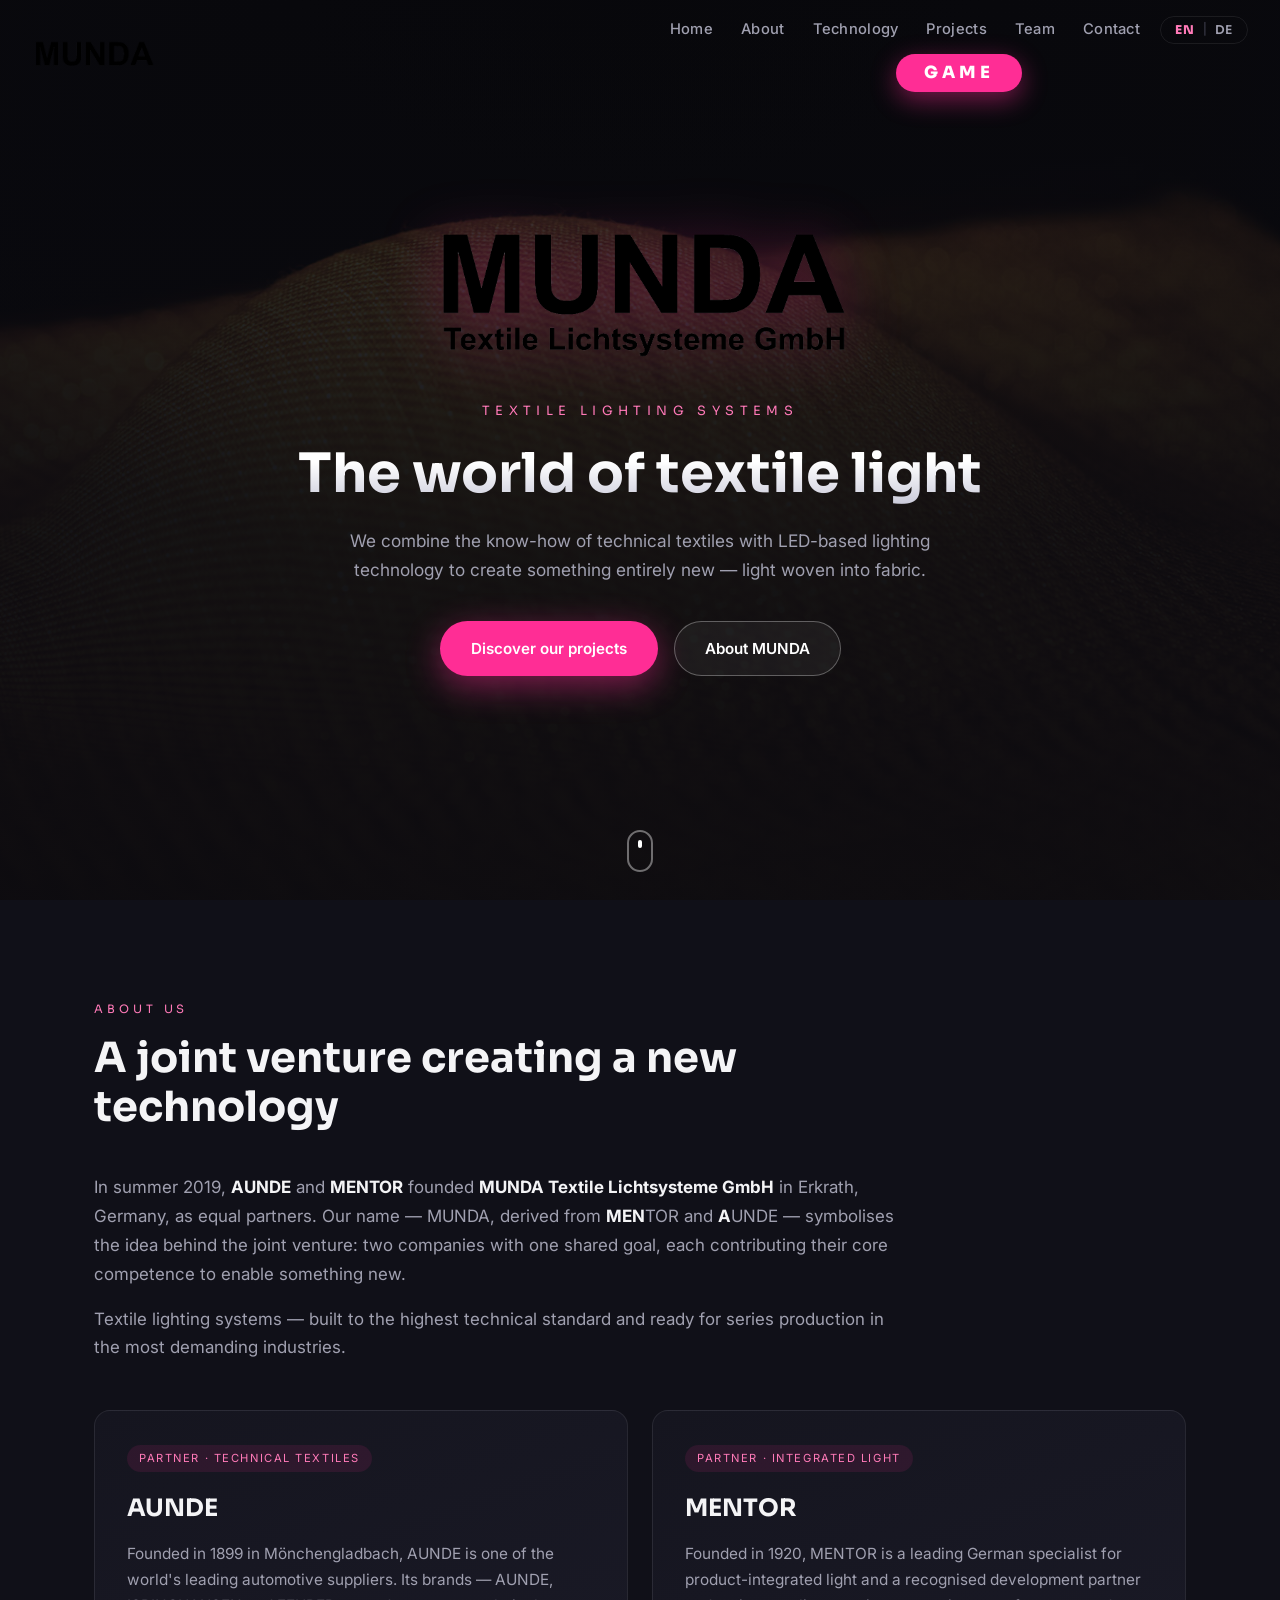
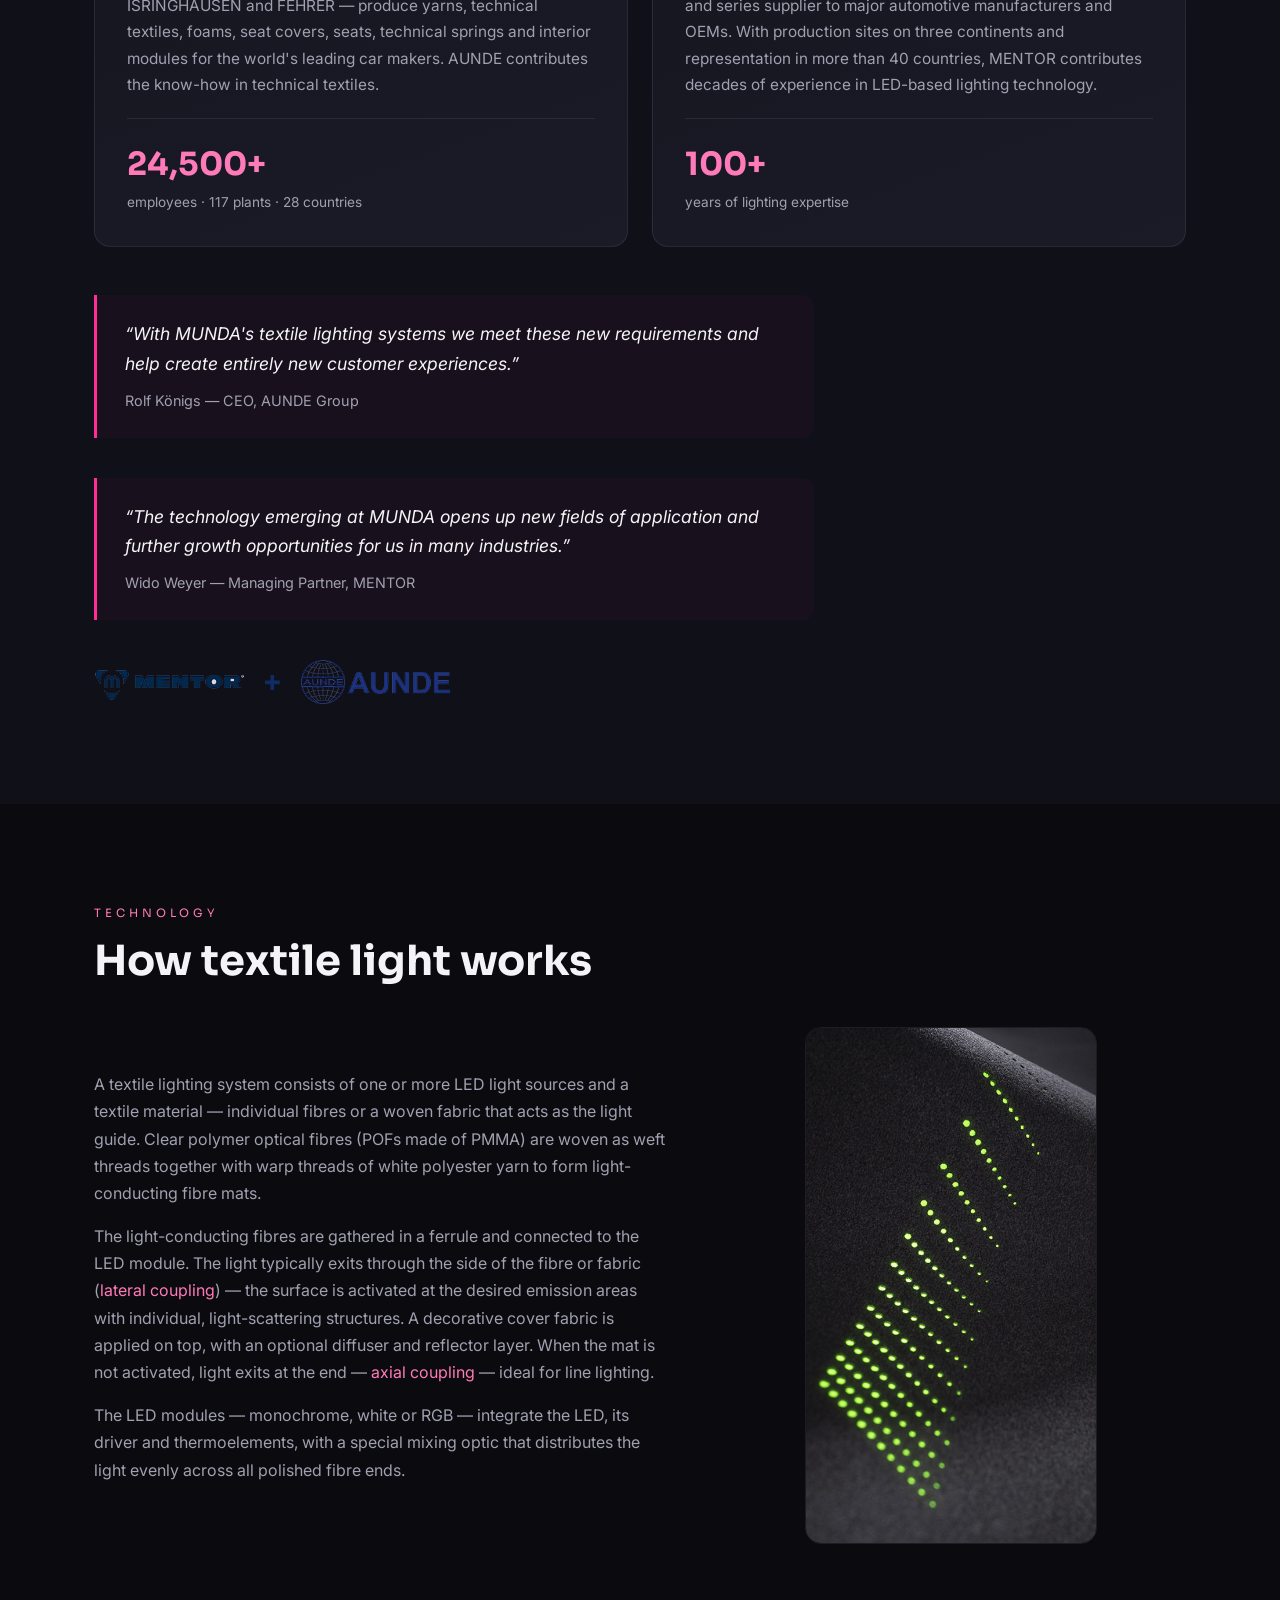
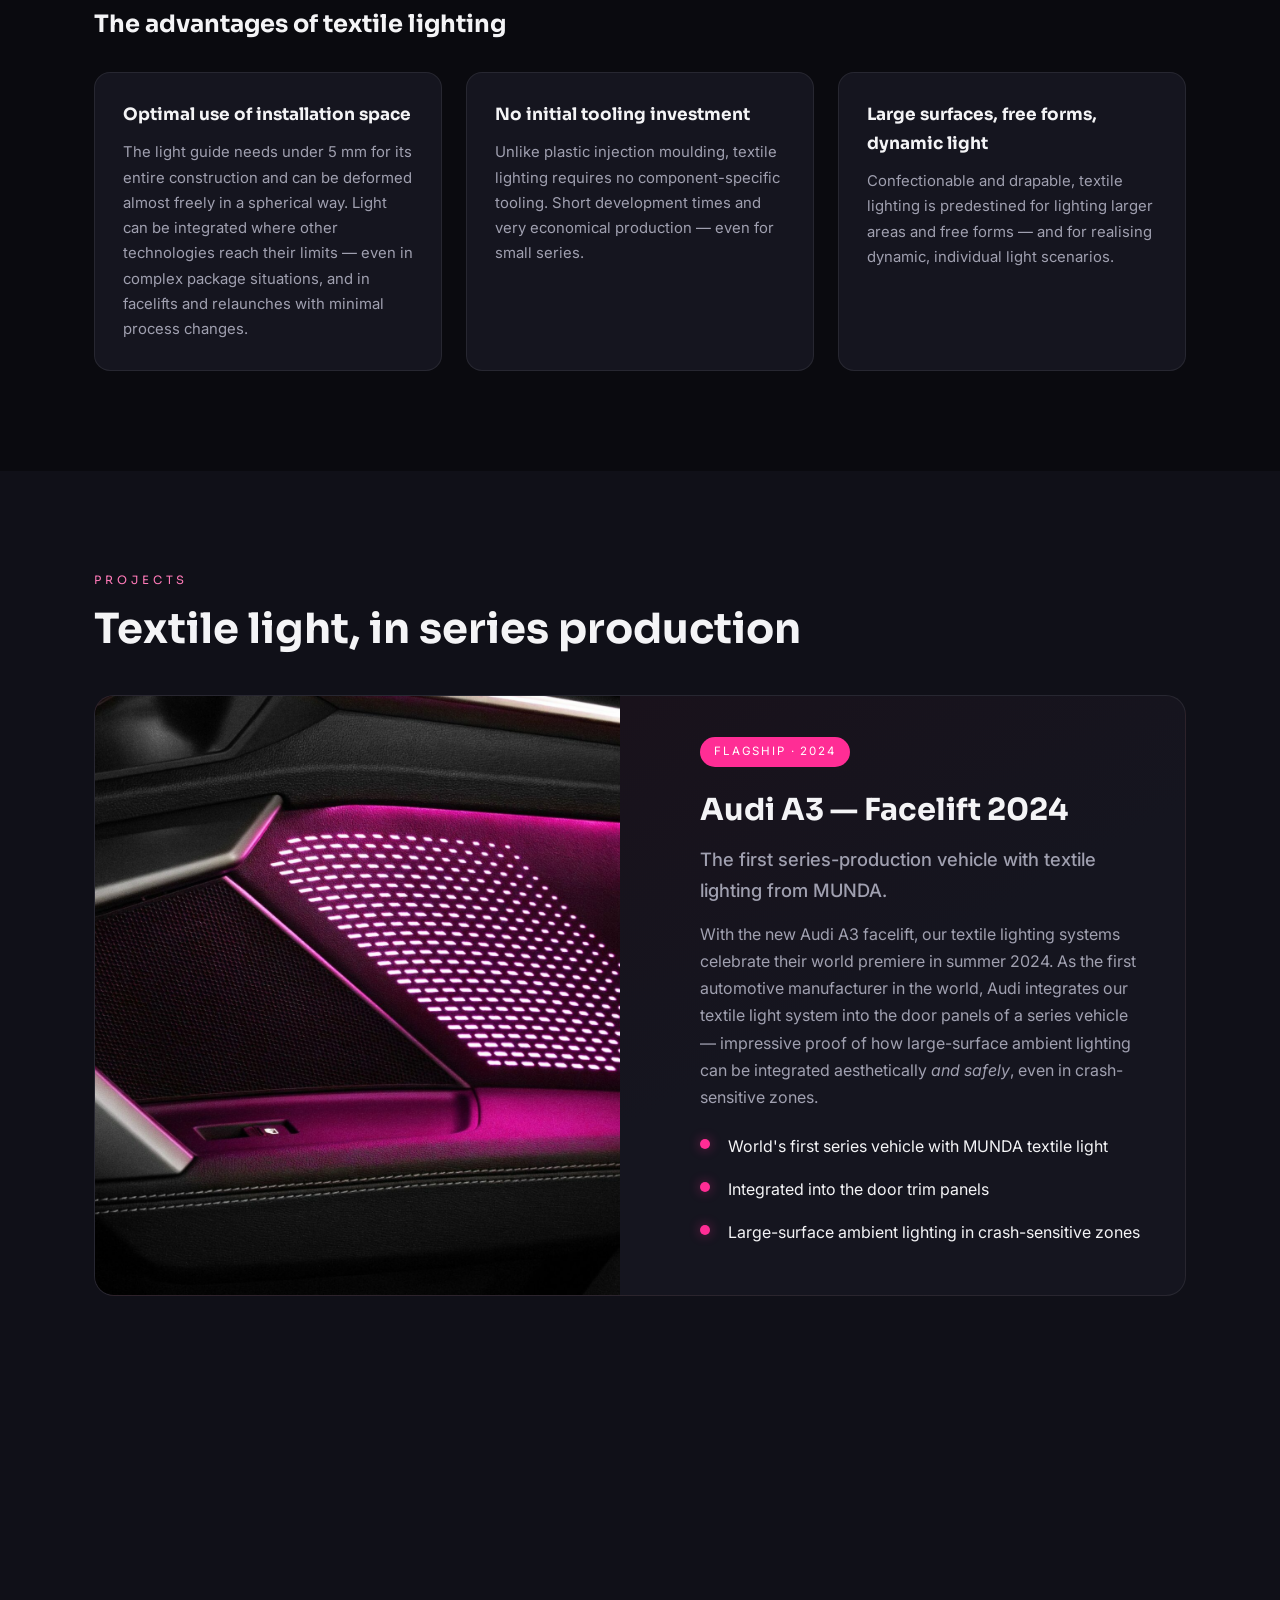
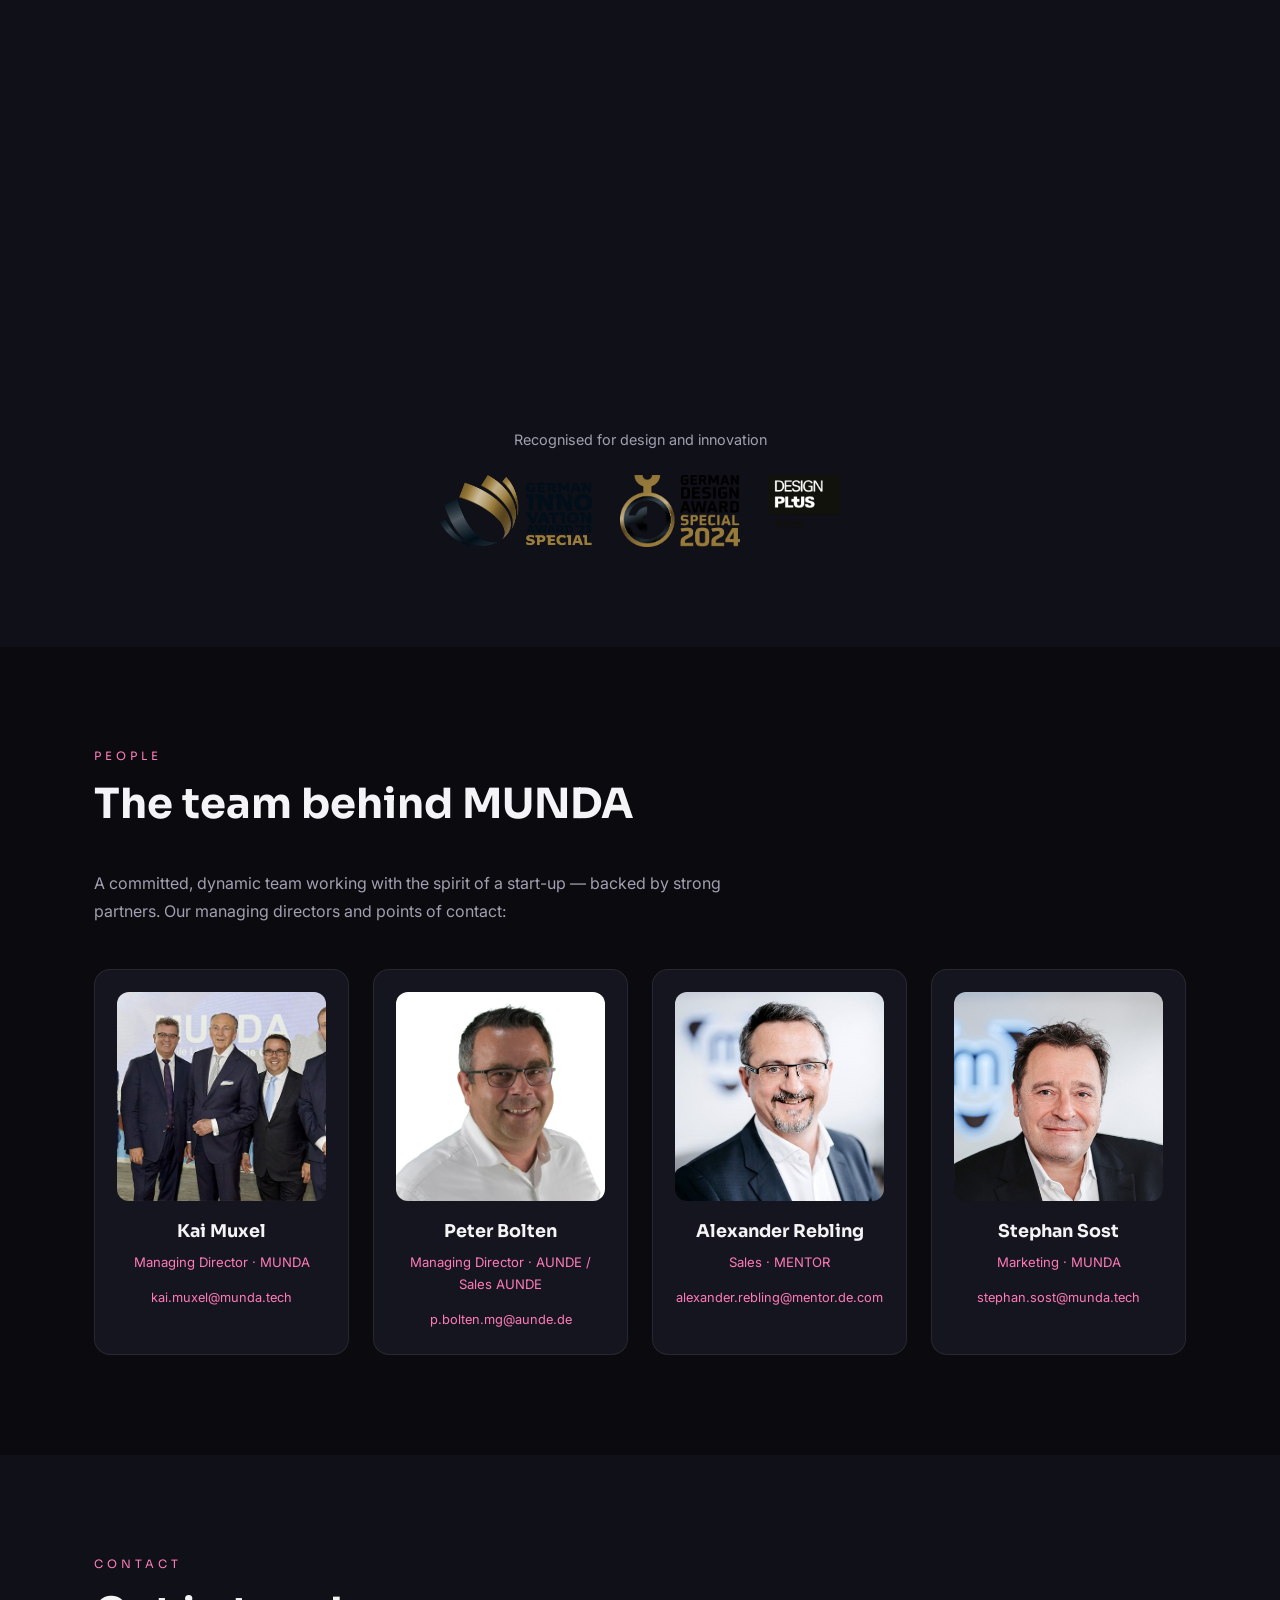
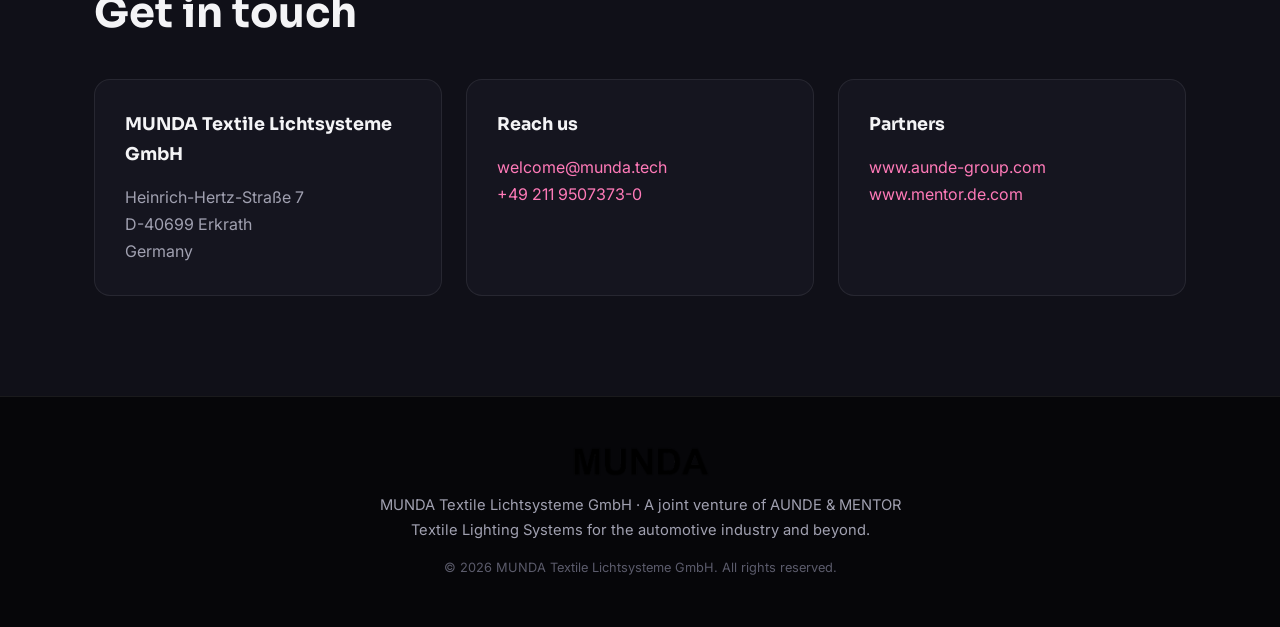
<file: index.html>
<!DOCTYPE html>
<html lang="en">
<head>
  <meta charset="UTF-8" />
  <meta name="viewport" content="width=device-width, initial-scale=1.0" />
  <title>MUNDA — Textile Lighting Systems</title>
  <meta name="description" content="MUNDA Textile Lichtsysteme GmbH — a joint venture of AUNDE and MENTOR, creating textile lighting systems: LED light woven into fabric for automotive ambient lighting and beyond." />
  <link rel="icon" type="image/png" href="assets/img/logo/favicon.png" />

  <!-- Fonts -->
  <link rel="preconnect" href="https://fonts.googleapis.com" />
  <link rel="preconnect" href="https://fonts.gstatic.com" crossorigin />
  <link href="https://fonts.googleapis.com/css2?family=Sora:wght@300;400;500;600;700;800&family=Inter:wght@300;400;500;600&display=swap" rel="stylesheet" />

  <link rel="stylesheet" href="assets/css/style.css" />
</head>
<body>

  <!-- ===================== NAV ===================== -->
  <header class="nav" id="nav">
    <a href="#home" class="nav__logo">
      <img src="assets/img/logo/logo-noclaim.png" alt="MUNDA logo" />
    </a>
    <div class="nav__right">
      <div class="nav__top">
        <nav class="nav__links" id="navLinks">
          <a href="#home" data-i18n="nav.home">Home</a>
          <a href="#about" data-i18n="nav.about">About</a>
          <a href="#technology" data-i18n="nav.technology">Technology</a>
          <a href="#projects" data-i18n="nav.projects">Projects</a>
          <a href="#team" data-i18n="nav.team">Team</a>
          <a href="#contact" data-i18n="nav.contact">Contact</a>
        </nav>
        <div class="nav__lang" id="langSwitch" aria-label="Language">
          <button type="button" class="lang-btn" data-lang="en">EN</button>
          <span class="lang-sep">|</span>
          <button type="button" class="lang-btn" data-lang="de">DE</button>
        </div>
      </div>
      <a href="design.html" class="nav__game" title="Design your interior">GAME</a>
    </div>
    <button class="nav__toggle" id="navToggle" aria-label="Menu">
      <span></span><span></span><span></span>
    </button>
  </header>

  <!-- ===================== HERO / HOME ===================== -->
  <section class="hero" id="home">
    <div class="hero__bg" id="heroBg"></div>
    <div class="hero__overlay"></div>
    <div class="hero__content">
      <img src="assets/img/logo/logo.png" alt="MUNDA — Textile Lighting Systems" class="hero__logo" />
      <p class="hero__tagline" data-i18n="hero.tagline">Textile Lighting Systems</p>
      <h1 class="hero__title" data-i18n="hero.title">The world of textile light</h1>
      <p class="hero__sub" data-i18n="hero.sub">
        We combine the know-how of technical textiles with LED-based lighting technology to create
        something entirely new — light woven into fabric.
      </p>
      <div class="hero__cta">
        <a href="#projects" class="btn btn--primary" data-i18n="hero.cta1">Discover our projects</a>
        <a href="#about" class="btn btn--ghost" data-i18n="hero.cta2">About MUNDA</a>
      </div>
    </div>
    <a href="#about" class="hero__scroll" aria-label="Scroll down">
      <span></span>
    </a>
  </section>

  <!-- ===================== ABOUT ===================== -->
  <section class="section about" id="about">
    <div class="container">
      <p class="eyebrow" data-i18n="about.eyebrow">About us</p>
      <h2 class="section__title" data-i18n="about.title">A joint venture creating a new technology</h2>

      <div class="about__intro">
        <p data-i18n="about.intro1">
          In summer 2019, <strong>AUNDE</strong> and <strong>MENTOR</strong> founded
          <strong>MUNDA Textile Lichtsysteme GmbH</strong> in Erkrath, Germany, as equal partners.
          Our name — MUNDA, derived from <strong>MEN</strong>TOR and <strong>A</strong>UNDE — symbolises
          the idea behind the joint venture: two companies with one shared goal, each contributing their
          core competence to enable something new.
        </p>
        <p data-i18n="about.intro2">
          Textile lighting systems — built to the highest technical standard and ready for series production
          in the most demanding industries.
        </p>
      </div>

      <div class="about__cards">
        <article class="card">
          <div class="card__tag" data-i18n="about.card1.tag">Partner · Technical Textiles</div>
          <h3>AUNDE</h3>
          <p data-i18n="about.card1.body">
            Founded in 1899 in Mönchengladbach, AUNDE is one of the world's leading automotive suppliers.
            Its brands — AUNDE, ISRINGHAUSEN and FEHRER — produce yarns, technical textiles, foams,
            seat covers, seats, technical springs and interior modules for the world's leading car makers.
            AUNDE contributes the know-how in technical textiles.
          </p>
          <div class="card__stat">
            <span class="card__stat-num">24,500+</span>
            <span class="card__stat-label" data-i18n="about.card1.label">employees · 117 plants · 28 countries</span>
          </div>
        </article>

        <article class="card">
          <div class="card__tag" data-i18n="about.card2.tag">Partner · Integrated Light</div>
          <h3>MENTOR</h3>
          <p data-i18n="about.card2.body">
            Founded in 1920, MENTOR is a leading German specialist for product-integrated light and a
            recognised development partner and series supplier to major automotive manufacturers and OEMs.
            With production sites on three continents and representation in more than 40 countries,
            MENTOR contributes decades of experience in LED-based lighting technology.
          </p>
          <div class="card__stat">
            <span class="card__stat-num">100+</span>
            <span class="card__stat-label" data-i18n="about.card2.label">years of lighting expertise</span>
          </div>
        </article>
      </div>

      <blockquote class="quote">
        <p data-i18n="about.quote1.text">
          “With MUNDA's textile lighting systems we meet these new requirements and help create
          entirely new customer experiences.”
        </p>
        <cite data-i18n="about.quote1.cite">Rolf Königs — CEO, AUNDE Group</cite>
      </blockquote>
      <blockquote class="quote">
        <p data-i18n="about.quote2.text">
          “The technology emerging at MUNDA opens up new fields of application and further
          growth opportunities for us in many industries.”
        </p>
        <cite data-i18n="about.quote2.cite">Wido Weyer — Managing Partner, MENTOR</cite>
      </blockquote>

      <div class="about__partners">
        <img src="assets/img/logo/mentor-aunde.png" alt="MENTOR and AUNDE logos" class="about__partners-img" />
      </div>
    </div>
  </section>

  <!-- ===================== TECHNOLOGY ===================== -->
  <section class="section tech" id="technology">
    <div class="container">
      <p class="eyebrow" data-i18n="tech.eyebrow">Technology</p>
      <h2 class="section__title" data-i18n="tech.title">How textile light works</h2>

      <div class="tech__layout">
        <div class="tech__text">
          <p data-i18n="tech.p1">
            A textile lighting system consists of one or more LED light sources and a textile material —
            individual fibres or a woven fabric that acts as the light guide. Clear polymer optical fibres
            (POFs made of PMMA) are woven as weft threads together with warp threads of white polyester
            yarn to form light-conducting fibre mats.
          </p>
          <p data-i18n="tech.p2">
            The light-conducting fibres are gathered in a ferrule and connected to the LED module. The light
            typically exits through the side of the fibre or fabric (<em>lateral coupling</em>) — the surface is
            activated at the desired emission areas with individual, light-scattering structures. A decorative
            cover fabric is applied on top, with an optional diffuser and reflector layer. When the mat is not
            activated, light exits at the end — <em>axial coupling</em> — ideal for line lighting.
          </p>
          <p data-i18n="tech.p3">
            The LED modules — monochrome, white or RGB — integrate the LED, its driver and thermoelements,
            with a special mixing optic that distributes the light evenly across all polished fibre ends.
          </p>
        </div>
        <div class="tech__gallery">
          <img src="assets/img/tech/tech1.jpg" alt="Textile lighting fibre detail" loading="lazy" />
        </div>
      </div>

      <h3 class="tech__subtitle" data-i18n="tech.subtitle">The advantages of textile lighting</h3>
      <div class="tech__features">
        <div class="feature">
          <h4 data-i18n="tech.f1.title">Optimal use of installation space</h4>
          <p data-i18n="tech.f1.body">
            The light guide needs under 5 mm for its entire construction and can be deformed almost freely
            in a spherical way. Light can be integrated where other technologies reach their limits — even in
            complex package situations, and in facelifts and relaunches with minimal process changes.
          </p>
        </div>
        <div class="feature">
          <h4 data-i18n="tech.f2.title">No initial tooling investment</h4>
          <p data-i18n="tech.f2.body">
            Unlike plastic injection moulding, textile lighting requires no component-specific tooling.
            Short development times and very economical production — even for small series.
          </p>
        </div>
        <div class="feature">
          <h4 data-i18n="tech.f3.title">Large surfaces, free forms, dynamic light</h4>
          <p data-i18n="tech.f3.body">
            Confectionable and drapable, textile lighting is predestined for lighting larger areas and free
            forms — and for realising dynamic, individual light scenarios.
          </p>
        </div>
      </div>
    </div>
  </section>

  <!-- ===================== PROJECTS ===================== -->
  <section class="section projects" id="projects">
    <div class="container">
      <p class="eyebrow" data-i18n="projects.eyebrow">Projects</p>
      <h2 class="section__title" data-i18n="projects.title">Textile light, in series production</h2>

      <!-- Audi flagship -->
      <article class="audi">
        <div class="audi__media">
          <img src="assets/img/projects/audi-a3-1.jpg" alt="Textile lighting in the Audi A3 door panel" loading="lazy" />
        </div>
        <div class="audi__body">
          <span class="audi__badge" data-i18n="projects.badge">Flagship · 2024</span>
          <h3 data-i18n="projects.audiTitle">Audi A3 — Facelift 2024</h3>
          <p class="audi__lead" data-i18n="projects.lead">
            The first series-production vehicle with textile lighting from MUNDA.
          </p>
          <p data-i18n="projects.body">
            With the new Audi A3 facelift, our textile lighting systems celebrate their world premiere in
            summer 2024. As the first automotive manufacturer in the world, Audi integrates our textile
            light system into the door panels of a series vehicle — impressive proof of how large-surface
            ambient lighting can be integrated aesthetically <em>and safely</em>, even in crash-sensitive
            zones.
          </p>
          <ul class="audi__points">
            <li data-i18n="projects.p1">World's first series vehicle with MUNDA textile light</li>
            <li data-i18n="projects.p2">Integrated into the door trim panels</li>
            <li data-i18n="projects.p3">Large-surface ambient lighting in crash-sensitive zones</li>
          </ul>
        </div>
      </article>

      <!-- Project gallery -->
      <div class="projects__grid">
        <figure class="project">
          <img src="assets/img/projects/ls-2-1.jpg" alt="Lighting system project" loading="lazy" />
        </figure>
        <figure class="project">
          <img src="assets/img/projects/ls-2-2.jpg" alt="Lighting system project" loading="lazy" />
        </figure>
        <figure class="project">
          <img src="assets/img/projects/ls-3-1.jpg" alt="Lighting system project" loading="lazy" />
        </figure>
        <figure class="project">
          <img src="assets/img/projects/ls-4-1.jpg" alt="Lighting system project" loading="lazy" />
        </figure>
      </div>

      <!-- Awards -->
      <div class="awards">
        <p class="awards__label" data-i18n="projects.awards">Recognised for design and innovation</p>
        <div class="awards__row">
          <img src="assets/img/logo/award-gia23.png" alt="German Innovation Award 2023" />
          <img src="assets/img/logo/award-gda24.png" alt="German Design Award 2024" />
          <img src="assets/img/logo/award-iconic.png" alt="Iconic Design Award — Winner" />
        </div>
      </div>
    </div>
  </section>

  <!-- ===================== TEAM ===================== -->
  <section class="section team" id="team">
    <div class="container">
      <p class="eyebrow" data-i18n="team.eyebrow">People</p>
      <h2 class="section__title" data-i18n="team.title">The team behind MUNDA</h2>
      <p class="team__intro" data-i18n="team.intro">
        A committed, dynamic team working with the spirit of a start-up — backed by strong partners.
        Our managing directors and points of contact:
      </p>

      <div class="team__grid">
        <article class="person">
          <div class="person__photo">
            <img src="assets/img/team/kai-muxel.jpg" alt="Kai Muxel" loading="lazy" />
          </div>
          <h3>Kai Muxel</h3>
          <p class="person__role" data-i18n="team.role1">Managing Director · MUNDA</p>
          <a class="person__mail" href="mailto:kai.muxel@munda.tech">kai.muxel@munda.tech</a>
        </article>

        <article class="person">
          <div class="person__photo">
            <img src="assets/img/team/peter-bolten.jpg" alt="Peter Bolten" loading="lazy" />
          </div>
          <h3>Peter Bolten</h3>
          <p class="person__role" data-i18n="team.role2">Managing Director · AUNDE / Sales AUNDE</p>
          <a class="person__mail" href="mailto:p.bolten.mg@aunde.de">p.bolten.mg@aunde.de</a>
        </article>

        <article class="person">
          <div class="person__photo">
            <img src="assets/img/team/alex-rebling.jpg" alt="Alexander Rebling" loading="lazy" />
          </div>
          <h3>Alexander Rebling</h3>
          <p class="person__role" data-i18n="team.role3">Sales · MENTOR</p>
          <a class="person__mail" href="mailto:alexander.rebling@mentor.de.com">alexander.rebling@mentor.de.com</a>
        </article>

        <article class="person">
          <div class="person__photo">
            <img src="assets/img/team/stephan-sost.jpg" alt="Stephan Sost" loading="lazy" />
          </div>
          <h3>Stephan Sost</h3>
          <p class="person__role" data-i18n="team.role4">Marketing · MUNDA</p>
          <a class="person__mail" href="mailto:stephan.sost@munda.tech">stephan.sost@munda.tech</a>
        </article>
      </div>
    </div>
  </section>

  <!-- ===================== CONTACT ===================== -->
  <section class="section contact" id="contact">
    <div class="container">
      <p class="eyebrow" data-i18n="contact.eyebrow">Contact</p>
      <h2 class="section__title" data-i18n="contact.title">Get in touch</h2>
      <div class="contact__grid">
        <div class="contact__card">
          <h3>MUNDA Textile Lichtsysteme GmbH</h3>
          <p>
            Heinrich-Hertz-Straße 7<br />
            D-40699 Erkrath<br />
            Germany
          </p>
        </div>
        <div class="contact__card">
          <h3 data-i18n="contact.c2title">Reach us</h3>
          <p>
            <a href="mailto:welcome@munda.tech">welcome@munda.tech</a><br />
            <a href="tel:+492****3730">+49 211 9507373-0</a>
          </p>
        </div>
        <div class="contact__card">
          <h3 data-i18n="contact.c3title">Partners</h3>
          <p>
            <a href="https://www.aunde-group.com" target="_blank" rel="noopener">www.aunde-group.com</a><br />
            <a href="https://www.mentor.de.com" target="_blank" rel="noopener">www.mentor.de.com</a>
          </p>
        </div>
      </div>
    </div>
  </section>

  <!-- ===================== FOOTER ===================== -->
  <footer class="footer">
    <div class="container footer__inner">
      <img src="assets/img/logo/logo-noclaim.png" alt="MUNDA" class="footer__logo" />
      <p class="footer__text" data-i18n="footer.text">
        MUNDA Textile Lichtsysteme GmbH · A joint venture of AUNDE &amp; MENTOR<br />
        Textile Lighting Systems for the automotive industry and beyond.
      </p>
      <p class="footer__legal">
        © <span id="year"></span> <span data-i18n="footer.legal">MUNDA Textile Lichtsysteme GmbH. All rights reserved.</span>
      </p>
    </div>
  </footer>

  <script src="assets/js/main.js"></script>
</body>
</html>
</file>
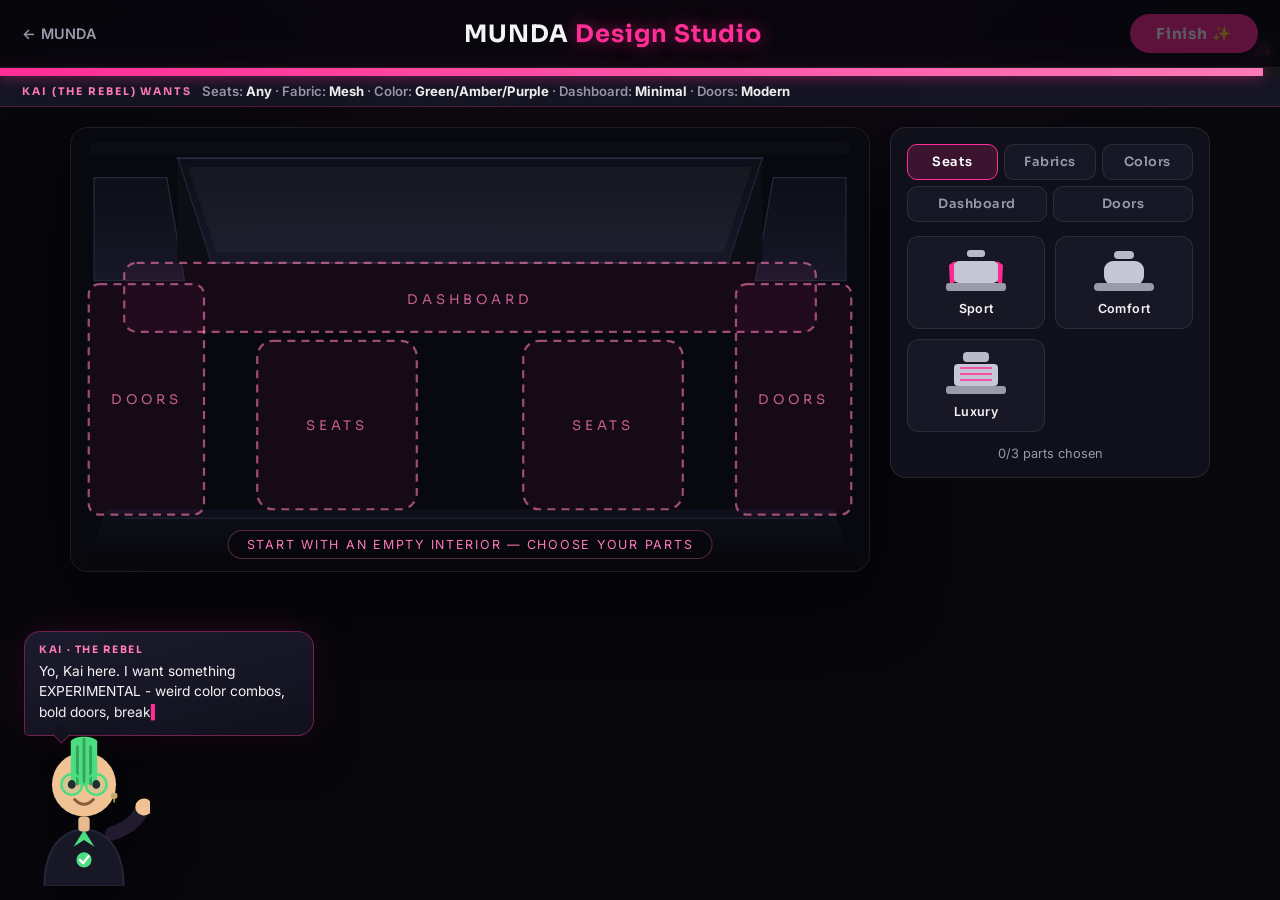
<file: design.html>
<!DOCTYPE html>
<html lang="en">
<head>
  <meta charset="UTF-8" />
  <meta name="viewport" content="width=device-width, initial-scale=1.0" />
  <title>Design Your Car Interior — MUNDA</title>
  <meta name="description" content="MUNDA Design Studio — design your own car interior: choose seats, fabrics, colors, dashboards and door panels. Your MUNDA Interior!" />
  <link rel="icon" type="image/png" href="assets/img/logo/favicon.png" />

  <link rel="preconnect" href="https://fonts.googleapis.com" />
  <link rel="preconnect" href="https://fonts.gstatic.com" crossorigin />
  <link href="https://fonts.googleapis.com/css2?family=Sora:wght@300;400;500;600;700;800&family=Inter:wght@300;400;500;600&display=swap" rel="stylesheet" />

  <link rel="stylesheet" href="assets/css/design.css" />
</head>
<body>

  <!-- ===== Top bar ===== -->
  <header class="topbar">
    <a href="index.html" class="topbar__back">← MUNDA</a>
    <h1 class="topbar__title">MUNDA <span>Design Studio</span></h1>
    <button class="finish-btn" id="finishBtn" disabled>Finish ✨</button>
  </header>

  <!-- ===== Timer bar ===== -->
  <div class="timerbar">
    <div class="timerbar__fill" id="timerFill"></div>
    <span class="timerbar__label" id="timerLabel">75</span>
  </div>

  <!-- ===== Brief bar — Luka's request, always visible while designing ===== -->
  <div class="briefbar hidden" id="briefbar">
    <span class="briefbar__who" id="briefWho">Luka wants</span>
    <span class="briefbar__spec" id="briefSpec"></span>
  </div>

  <!-- ===== Studio ===== -->
  <main class="studio">

    <!-- preview -->
    <div class="preview">
      <div class="preview__ambient" id="ambient"></div>

      <svg id="studioSvg" viewBox="0 0 900 500" preserveAspectRatio="xMidYMid meet">
        <defs>
          <linearGradient id="glassGrad" x1="0" y1="0" x2="0" y2="1">
            <stop offset="0" stop-color="#0e0e18" />
            <stop offset="1" stop-color="#171727" />
          </linearGradient>
          <linearGradient id="floorGrad" x1="0" y1="0" x2="0" y2="1">
            <stop offset="0" stop-color="#10101c" />
            <stop offset="1" stop-color="#06060b" />
          </linearGradient>
          <linearGradient id="dashGrad" x1="0" y1="0" x2="0" y2="1">
            <stop offset="0" stop-color="#1a1a2a" />
            <stop offset="1" stop-color="#10101a" />
          </linearGradient>

          <!-- fabrics -->
          <pattern id="pat-solid" width="20" height="20" patternUnits="userSpaceOnUse">
            <rect width="20" height="20" fill="#181826" />
          </pattern>
          <pattern id="pat-carbon" width="34" height="30" patternUnits="userSpaceOnUse">
            <rect width="34" height="30" fill="#12121e" />
            <path d="M17 0 L34 10 L34 20 L17 30 L0 20 L0 10 Z" fill="var(--acc)" opacity="0.45" />
            <path d="M17 15 L29 21 L29 26 L17 32 L5 26 L5 21 Z" fill="var(--acc)" opacity="0.22" />
          </pattern>
          <pattern id="pat-quilt" width="36" height="36" patternUnits="userSpaceOnUse">
            <rect width="36" height="36" fill="#141420" />
            <path d="M0 18 L18 0 L36 18 L18 36 Z" fill="none" stroke="var(--acc)" stroke-width="1.6" opacity="0.5" />
          </pattern>
          <pattern id="pat-mesh" width="22" height="22" patternUnits="userSpaceOnUse">
            <rect width="22" height="22" fill="#12121e" />
            <circle cx="11" cy="11" r="3.6" fill="var(--acc)" opacity="0.55" />
          </pattern>
        </defs>

        <!-- ===== cabin base (empty interior) ===== -->
        <rect width="900" height="500" fill="#08080f" />
        <!-- headliner -->
        <rect x="20" y="16" width="860" height="14" rx="7" fill="#0c0c15" />
        <!-- windshield -->
        <path d="M120 34 L780 34 L742 152 L158 152 Z" fill="url(#glassGrad)" stroke="#2a2a40" stroke-width="2" />
        <path d="M132 44 L768 44 L736 140 L164 140 Z" fill="rgba(255,255,255,0.035)" />
        <!-- side windows -->
        <path d="M26 56 L108 56 L128 172 L26 172 Z" fill="url(#glassGrad)" stroke="#26263a" stroke-width="1.5" />
        <path d="M792 56 L874 56 L874 172 L772 172 Z" fill="url(#glassGrad)" stroke="#26263a" stroke-width="1.5" />
        <!-- A pillars -->
        <path d="M120 34 L158 152 L120 152 Z" fill="#0d0d16" />
        <path d="M780 34 L742 152 L780 152 Z" fill="#0d0d16" />
        <!-- floor -->
        <path d="M40 430 L860 430 L882 490 L18 490 Z" fill="url(#floorGrad)" />
        <path d="M60 440 L840 440" stroke="#1c1c2a" stroke-width="2" />

        <!-- ===== empty placeholders (dashed pink) ===== -->
        <g id="phDash">
          <rect x="60" y="152" width="780" height="78" rx="14" class="ph" />
          <text x="450" y="199" class="ph-label">DASHBOARD</text>
        </g>
        <g id="phSeats">
          <rect x="210" y="240" width="180" height="190" rx="18" class="ph" />
          <rect x="510" y="240" width="180" height="190" rx="18" class="ph" />
          <text x="300" y="341" class="ph-label">SEATS</text>
          <text x="600" y="341" class="ph-label">SEATS</text>
        </g>
        <g id="phDoors">
          <rect x="20" y="176" width="130" height="260" rx="12" class="ph" />
          <rect x="750" y="176" width="130" height="260" rx="12" class="ph" />
          <text x="85" y="311" class="ph-label">DOORS</text>
          <text x="815" y="311" class="ph-label">DOORS</text>
        </g>

        <!-- ===== SEATS variants ===== -->
        <g class="seatvar" data-var="sport" style="display:none">
          <g transform="translate(300 340)">
            <g transform="translate(-85 -95)">
              <rect x="42" y="2" width="86" height="26" rx="10" class="fabric" />
              <path d="M6 34 L-8 42 L-6 150 L14 144 Z" class="acc" />
              <path d="M164 34 L178 42 L176 150 L156 144 Z" class="acc" />
              <rect x="10" y="36" width="150" height="106" rx="14" class="fabric" />
              <rect x="2" y="146" width="166" height="40" rx="10" class="fabric" />
            </g>
          </g>
          <g transform="translate(600 340)">
            <g transform="translate(-85 -95)">
              <rect x="42" y="2" width="86" height="26" rx="10" class="fabric" />
              <path d="M6 34 L-8 42 L-6 150 L14 144 Z" class="acc" />
              <path d="M164 34 L178 42 L176 150 L156 144 Z" class="acc" />
              <rect x="10" y="36" width="150" height="106" rx="14" class="fabric" />
              <rect x="2" y="146" width="166" height="40" rx="10" class="fabric" />
            </g>
          </g>
        </g>

        <g class="seatvar" data-var="comfort" style="display:none">
          <g transform="translate(300 340)">
            <g transform="translate(-85 -95)">
              <rect x="36" y="4" width="98" height="28" rx="13" class="fabric" />
              <rect x="14" y="36" width="142" height="108" rx="20" class="fabric" />
              <rect x="0" y="146" width="170" height="42" rx="16" class="fabric" />
            </g>
          </g>
          <g transform="translate(600 340)">
            <g transform="translate(-85 -95)">
              <rect x="36" y="4" width="98" height="28" rx="13" class="fabric" />
              <rect x="14" y="36" width="142" height="108" rx="20" class="fabric" />
              <rect x="0" y="146" width="170" height="42" rx="16" class="fabric" />
            </g>
          </g>
        </g>

        <g class="seatvar" data-var="luxury" style="display:none">
          <g transform="translate(300 340)">
            <g transform="translate(-85 -95)">
              <rect x="30" y="-10" width="110" height="42" rx="14" class="fabric" />
              <rect x="12" y="36" width="146" height="108" rx="14" class="fabric" />
              <path d="M34 60 L150 60 M34 84 L150 84 M34 108 L150 108 M34 132 L150 132" class="stitch" />
              <rect x="2" y="146" width="166" height="40" rx="10" class="fabric" />
            </g>
          </g>
          <g transform="translate(600 340)">
            <g transform="translate(-85 -95)">
              <rect x="30" y="-10" width="110" height="42" rx="14" class="fabric" />
              <rect x="12" y="36" width="146" height="108" rx="14" class="fabric" />
              <path d="M34 60 L150 60 M34 84 L150 84 M34 108 L150 108 M34 132 L150 132" class="stitch" />
              <rect x="2" y="146" width="166" height="40" rx="10" class="fabric" />
            </g>
          </g>
        </g>

        <!-- ===== DASHBOARD variants ===== -->
        <g class="dashvar" data-var="minimal" style="display:none">
          <path d="M60 150 L840 150 L820 168 L80 168 Z" fill="#14141f" stroke="#26263a" stroke-width="1.5" />
          <rect x="60" y="168" width="780" height="62" rx="10" fill="url(#dashGrad)" stroke="#2a2a40" stroke-width="2" />
          <!-- instrument cluster -->
          <rect x="160" y="176" width="210" height="40" rx="9" fill="#0b0b13" stroke="#2e2e46" />
          <circle cx="192" cy="196" r="12" fill="#14141f" stroke="#3a3a55" />
          <circle cx="232" cy="196" r="12" fill="#14141f" stroke="#3a3a55" />
          <rect x="258" y="188" width="66" height="16" rx="4" fill="rgba(255,255,255,0.07)" />
          <!-- steering wheel -->
          <circle cx="320" cy="196" r="38" fill="none" stroke="#2c2c42" stroke-width="11" />
          <path d="M320 158 L320 234 M282 196 L358 196" stroke="#2c2c42" stroke-width="5" />
          <circle cx="320" cy="196" r="11" fill="#1a1a28" stroke="#3a3a55" />
          <!-- vents -->
          <rect x="418" y="180" width="36" height="14" rx="7" fill="#0b0b13" stroke="#2e2e46" />
          <rect x="462" y="180" width="36" height="14" rx="7" fill="#0b0b13" stroke="#2e2e46" />
          <!-- center screen -->
          <rect x="520" y="174" width="220" height="46" rx="8" fill="#0b0b13" stroke="#2e2e46" />
          <rect x="534" y="186" width="96" height="22" rx="4" fill="rgba(255,255,255,0.08)" />
          <rect x="640" y="186" width="86" height="22" rx="4" fill="rgba(255,45,149,0.18)" />
          <!-- glovebox -->
          <path d="M762 176 L762 226" stroke="#232338" stroke-width="2" />
          <rect x="768" y="198" width="50" height="12" rx="6" fill="#14141f" stroke="#2e2e46" />
          <!-- ambient strip -->
          <rect x="70" y="214" width="760" height="9" rx="4.5" class="accstrip" />
        </g>

        <g class="dashvar" data-var="sporty" style="display:none">
          <path d="M60 150 L840 150 L820 168 L80 168 Z" fill="#14141f" stroke="#26263a" stroke-width="1.5" />
          <rect x="60" y="168" width="780" height="62" rx="10" fill="url(#dashGrad)" stroke="#2a2a40" stroke-width="2" />
          <!-- cluster -->
          <rect x="160" y="176" width="200" height="40" rx="9" fill="#0b0b13" stroke="#2e2e46" />
          <circle cx="192" cy="196" r="11" fill="#14141f" stroke="#3a3a55" />
          <circle cx="228" cy="196" r="11" fill="#14141f" stroke="#3a3a55" />
          <rect x="252" y="186" width="60" height="20" rx="4" fill="rgba(255,255,255,0.08)" />
          <!-- flat-bottom wheel -->
          <path d="M282 196 A38 38 0 0 1 358 196 L358 220 Q320 226 282 220 Z" fill="none" stroke="#2c2c42" stroke-width="11" />
          <path d="M320 158 L320 196 M282 196 L358 196" stroke="#2c2c42" stroke-width="5" />
          <circle cx="320" cy="196" r="11" fill="#1a1a28" stroke="#3a3a55" />
          <!-- vents -->
          <circle cx="430" cy="189" r="8" fill="#0b0b13" stroke="#2e2e46" />
          <circle cx="462" cy="189" r="8" fill="#0b0b13" stroke="#2e2e46" />
          <circle cx="494" cy="189" r="8" fill="#0b0b13" stroke="#2e2e46" />
          <!-- screen -->
          <rect x="520" y="174" width="230" height="46" rx="8" fill="#0b0b13" stroke="#2e2e46" />
          <rect x="534" y="186" width="200" height="22" rx="4" fill="rgba(255,45,149,0.14)" />
          <!-- ambient strip -->
          <rect x="70" y="214" width="760" height="9" rx="4.5" class="accstrip" />
        </g>

        <g class="dashvar" data-var="classic" style="display:none">
          <path d="M60 150 L840 150 L820 168 L80 168 Z" fill="#14141f" stroke="#26263a" stroke-width="1.5" />
          <rect x="60" y="168" width="780" height="62" rx="10" fill="url(#dashGrad)" stroke="#2a2a40" stroke-width="2" />
          <!-- wood trim -->
          <rect x="60" y="170" width="780" height="9" class="wood" />
          <!-- analog cluster -->
          <rect x="160" y="182" width="210" height="38" rx="9" fill="#0b0b13" stroke="#2e2e46" />
          <circle cx="190" cy="201" r="11" fill="#14141f" stroke="#3a3a55" />
          <circle cx="226" cy="201" r="11" fill="#14141f" stroke="#3a3a55" />
          <circle cx="262" cy="201" r="11" fill="#14141f" stroke="#3a3a55" />
          <!-- classic wheel -->
          <circle cx="320" cy="201" r="36" fill="none" stroke="#2c2c42" stroke-width="8" />
          <circle cx="320" cy="201" r="13" fill="none" stroke="#3a3a55" stroke-width="2" />
          <!-- radio -->
          <rect x="430" y="186" width="60" height="18" rx="6" fill="#0b0b13" stroke="#2e2e46" />
          <!-- screen -->
          <rect x="520" y="182" width="200" height="38" rx="8" fill="#0b0b13" stroke="#2e2e46" />
          <!-- ambient strip -->
          <rect x="70" y="214" width="760" height="9" rx="4.5" class="accstrip" />
        </g>

        <!-- ===== DOOR PANEL variants ===== -->
        <g class="doorvar" data-var="modern" style="display:none">
          <!-- left door -->
          <g transform="translate(20 176)">
            <path d="M0 14 Q0 0 14 0 L116 0 Q130 0 130 14 L130 260 L0 260 Z" fill="#12121e" stroke="#26263a" stroke-width="2" />
            <rect x="4" y="4" width="122" height="8" rx="4" fill="#0e0e18" />
            <rect x="2" y="12" width="126" height="10" fill="#0a0a12" />
            <rect x="6" y="22" width="118" height="64" rx="8" fill="#171724" stroke="#26263a" />
            <rect x="20" y="92" width="128" height="26" rx="12" fill="#1e1e2e" stroke="#2e2e46" stroke-width="1.5" />
            <rect x="36" y="98" width="58" height="14" rx="7" fill="#2a2a3e" />
            <rect x="24" y="86" width="32" height="8" rx="4" fill="#1a1a28" stroke="#3a3a55" />
            <rect x="88" y="96" width="32" height="18" rx="4" fill="#14141f" stroke="#2e2e46" />
            <rect x="14" y="130" width="102" height="52" rx="10" class="fabric" />
            <circle cx="42" cy="210" r="19" fill="#0b0b13" stroke="#33334c" stroke-width="2.5" />
            <circle cx="42" cy="210" r="8" class="acc" />
            <path d="M14 226 L116 226 L110 254 L20 254 Z" fill="#0e0e18" stroke="#26263a" stroke-width="1.5" />
            <rect x="12" y="240" width="106" height="8" rx="4" class="accstrip" />
          </g>
          <!-- right door -->
          <g transform="translate(750 176)">
            <path d="M0 14 Q0 0 14 0 L116 0 Q130 0 130 14 L130 260 L0 260 Z" fill="#12121e" stroke="#26263a" stroke-width="2" />
            <rect x="4" y="4" width="122" height="8" rx="4" fill="#0e0e18" />
            <rect x="2" y="12" width="126" height="10" fill="#0a0a12" />
            <rect x="6" y="22" width="118" height="64" rx="8" fill="#171724" stroke="#26263a" />
            <rect x="-18" y="92" width="128" height="26" rx="12" fill="#1e1e2e" stroke="#2e2e46" stroke-width="1.5" />
            <rect x="36" y="98" width="58" height="14" rx="7" fill="#2a2a3e" />
            <rect x="74" y="86" width="32" height="8" rx="4" fill="#1a1a28" stroke="#3a3a55" />
            <rect x="10" y="96" width="32" height="18" rx="4" fill="#14141f" stroke="#2e2e46" />
            <rect x="14" y="130" width="102" height="52" rx="10" class="fabric" />
            <circle cx="88" cy="210" r="19" fill="#0b0b13" stroke="#33334c" stroke-width="2.5" />
            <circle cx="88" cy="210" r="8" class="acc" />
            <path d="M14 226 L116 226 L110 254 L20 254 Z" fill="#0e0e18" stroke="#26263a" stroke-width="1.5" />
            <rect x="12" y="240" width="106" height="8" rx="4" class="accstrip" />
          </g>
        </g>

        <g class="doorvar" data-var="sporty" style="display:none">
          <!-- left door -->
          <g transform="translate(20 176)">
            <path d="M0 14 Q0 0 14 0 L116 0 Q130 0 130 14 L130 260 L0 260 Z" fill="#12121e" stroke="#26263a" stroke-width="2" />
            <rect x="4" y="4" width="122" height="8" rx="4" fill="#0e0e18" />
            <path d="M6 22 L124 22 L124 96 L6 118 Z" class="fabric" />
            <rect x="20" y="92" width="128" height="26" rx="12" fill="#1e1e2e" stroke="#2e2e46" stroke-width="1.5" />
            <rect x="24" y="86" width="32" height="8" rx="4" fill="#1a1a28" stroke="#3a3a55" />
            <circle cx="42" cy="176" r="20" fill="#0b0b13" stroke="#33334c" stroke-width="2.5" />
            <circle cx="42" cy="176" r="9" class="acc" />
            <circle cx="42" cy="176" r="3" fill="#0b0b13" />
            <rect x="10" y="214" width="110" height="6" rx="3" class="accstrip" />
            <path d="M14 226 L116 226 L110 254 L20 254 Z" fill="#0e0e18" stroke="#26263a" stroke-width="1.5" />
          </g>
          <!-- right door -->
          <g transform="translate(750 176)">
            <path d="M0 14 Q0 0 14 0 L116 0 Q130 0 130 14 L130 260 L0 260 Z" fill="#12121e" stroke="#26263a" stroke-width="2" />
            <rect x="4" y="4" width="122" height="8" rx="4" fill="#0e0e18" />
            <path d="M6 22 L124 22 L124 96 L6 118 Z" class="fabric" />
            <rect x="-18" y="92" width="128" height="26" rx="12" fill="#1e1e2e" stroke="#2e2e46" stroke-width="1.5" />
            <rect x="74" y="86" width="32" height="8" rx="4" fill="#1a1a28" stroke="#3a3a55" />
            <circle cx="88" cy="176" r="20" fill="#0b0b13" stroke="#33334c" stroke-width="2.5" />
            <circle cx="88" cy="176" r="9" class="acc" />
            <circle cx="88" cy="176" r="3" fill="#0b0b13" />
            <rect x="10" y="214" width="110" height="6" rx="3" class="accstrip" />
            <path d="M14 226 L116 226 L110 254 L20 254 Z" fill="#0e0e18" stroke="#26263a" stroke-width="1.5" />
          </g>
        </g>

        <g class="doorvar" data-var="classic" style="display:none">
          <!-- left door -->
          <g transform="translate(20 176)">
            <path d="M0 14 Q0 0 14 0 L116 0 Q130 0 130 14 L130 260 L0 260 Z" fill="#12121e" stroke="#26263a" stroke-width="2" />
            <rect x="4" y="4" width="122" height="8" rx="4" fill="#0e0e18" />
            <rect x="6" y="22" width="118" height="12" class="wood" />
            <rect x="6" y="40" width="118" height="46" rx="8" fill="#171724" stroke="#26263a" />
            <rect x="20" y="92" width="128" height="26" rx="12" fill="#1e1e2e" stroke="#2e2e46" stroke-width="1.5" />
            <rect x="24" y="86" width="44" height="8" rx="4" fill="#c8c8d8" opacity="0.85" />
            <rect x="14" y="130" width="102" height="52" rx="10" class="fabric" />
            <rect x="30" y="196" width="70" height="18" rx="6" fill="#14141f" stroke="#2e2e46" />
            <rect x="12" y="232" width="106" height="8" rx="4" class="accstrip" />
          </g>
          <!-- right door -->
          <g transform="translate(750 176)">
            <path d="M0 14 Q0 0 14 0 L116 0 Q130 0 130 14 L130 260 L0 260 Z" fill="#12121e" stroke="#26263a" stroke-width="2" />
            <rect x="4" y="4" width="122" height="8" rx="4" fill="#0e0e18" />
            <rect x="6" y="22" width="118" height="12" class="wood" />
            <rect x="6" y="40" width="118" height="46" rx="8" fill="#171724" stroke="#26263a" />
            <rect x="-18" y="92" width="128" height="26" rx="12" fill="#1e1e2e" stroke="#2e2e46" stroke-width="1.5" />
            <rect x="62" y="86" width="44" height="8" rx="4" fill="#c8c8d8" opacity="0.85" />
            <rect x="14" y="130" width="102" height="52" rx="10" class="fabric" />
            <rect x="30" y="196" width="70" height="18" rx="6" fill="#14141f" stroke="#2e2e46" />
            <rect x="12" y="232" width="106" height="8" rx="4" class="accstrip" />
          </g>
        </g>
      </svg>

      <p class="preview__tag" id="previewTag">Start with an empty interior — choose your parts</p>
    </div>

    <!-- ===== panel ===== -->
    <aside class="panel">
      <div class="tabs" id="tabs">
        <button class="tab is-active" data-cat="seats">Seats</button>
        <button class="tab" data-cat="fabric">Fabrics</button>
        <button class="tab" data-cat="color">Colors</button>
        <button class="tab" data-cat="dash">Dashboard</button>
        <button class="tab" data-cat="doors">Doors</button>
      </div>
      <div class="options" id="options"></div>
      <div class="panel__status" id="status"></div>
    </aside>
  </main>

  <!-- ===== Luka, the MUNDA designer (corner NPC) ===== -->
  <aside class="guru" id="guru" aria-label="Luka, MUNDA interior designer">
    <div class="guru__bubble" id="guruBubble">
      <span class="guru__bubble-name" id="guruName"></span>
      <p class="guru__bubble-text" id="guruText" role="status" aria-live="polite"></p>
    </div>
    <div class="guru__body" id="guruBody"></div>
  </aside>

  <!-- ===== Finish overlay ===== -->
  <div class="overlay hidden" id="finishOverlay">
    <div class="overlay__box">
      <div class="overlay__sparkles" aria-hidden="true">
        <span class="sparkle" style="left:6%; top:14%; width:20px; animation-delay:0s;"></span>
        <span class="sparkle" style="left:88%; top:10%; width:24px; animation-delay:.4s;"></span>
        <span class="sparkle" style="left:12%; top:60%; width:15px; animation-delay:.9s;"></span>
        <span class="sparkle" style="left:82%; top:56%; width:18px; animation-delay:.2s;"></span>
        <span class="sparkle" style="left:50%; top:2%; width:16px; animation-delay:.6s;"></span>
        <span class="sparkle" style="left:70%; top:82%; width:13px; animation-delay:1.2s;"></span>
      </div>
      <p class="overlay__eyebrow">MUNDA DESIGN STUDIO</p>
      <h2 class="overlay__title">Your MUNDA Interior.</h2>
      <div class="overlay__car" id="overlayCar"></div>
      <div class="overlay__chips" id="chips"></div>
      <div class="verdict" id="verdictBlock">
        <div class="verdict__head">
          <div class="verdict__avatar" id="verdictAvatar"></div>
          <div>
            <p class="verdict__name" id="verdictName">Luka · MUNDA Designer</p>
          </div>
        </div>
        <p class="verdict__text" id="verdictText"></p>
        <p class="verdict__score">Score: <b id="verdictScore">0</b> <span class="verdict__bonus" id="verdictBonus">(+0 time)</span> · Best: <b id="verdictBest">0</b></p>
      </div>
      <div class="report hidden" id="reportBlock">
        <p class="report__title">MUNDA Quality Report <span>by Max · Quality Monitor</span></p>
        <div class="report__row">
          <span class="report__label">Requirements fill</span>
          <div class="report__track"><div class="report__fill" id="repFill"></div></div>
          <span class="report__value" id="repFillVal">0%</span>
        </div>
        <div class="report__row">
          <span class="report__label">Brightness</span>
          <div class="report__track"><div class="report__fill" id="repBright"></div></div>
          <span class="report__value" id="repBrightVal">0%</span>
        </div>
        <div class="report__row">
          <span class="report__label">Texture quality</span>
          <div class="report__track"><div class="report__fill" id="repTexture"></div></div>
          <span class="report__value" id="repTextureVal">0%</span>
        </div>
        <p class="report__overall">Overall: <b id="repGrade">—</b><span id="repOverall">0/100</span></p>
      </div>
      <div class="overlay__actions">
        <button class="overlay__btn" id="againBtn">Start over</button>
        <a class="overlay__link" href="index.html">Back to MUNDA</a>
      </div>
    </div>
  </div>

  <!-- ===== Time's up overlay ===== -->
  <div class="overlay hidden" id="timeOverlay">
    <div class="overlay__box">
      <p class="overlay__eyebrow">MUNDA DESIGN STUDIO</p>
      <h2 class="overlay__title">Time's up!</h2>
      <div class="verdict">
        <div class="verdict__head">
          <div class="verdict__avatar" id="timeAvatar"></div>
          <div>
            <p class="verdict__name" id="timeName">Luka · MUNDA Designer</p>
          </div>
        </div>
        <p class="verdict__text" id="timeVerdictText"></p>
      </div>
      <div class="overlay__actions">
        <button class="overlay__btn" id="timeAgainBtn">Try again</button>
        <a class="overlay__link" href="index.html">Back to MUNDA</a>
      </div>
    </div>
  </div>

  <script src="assets/js/design.js"></script>
</body>
</html>
</file>
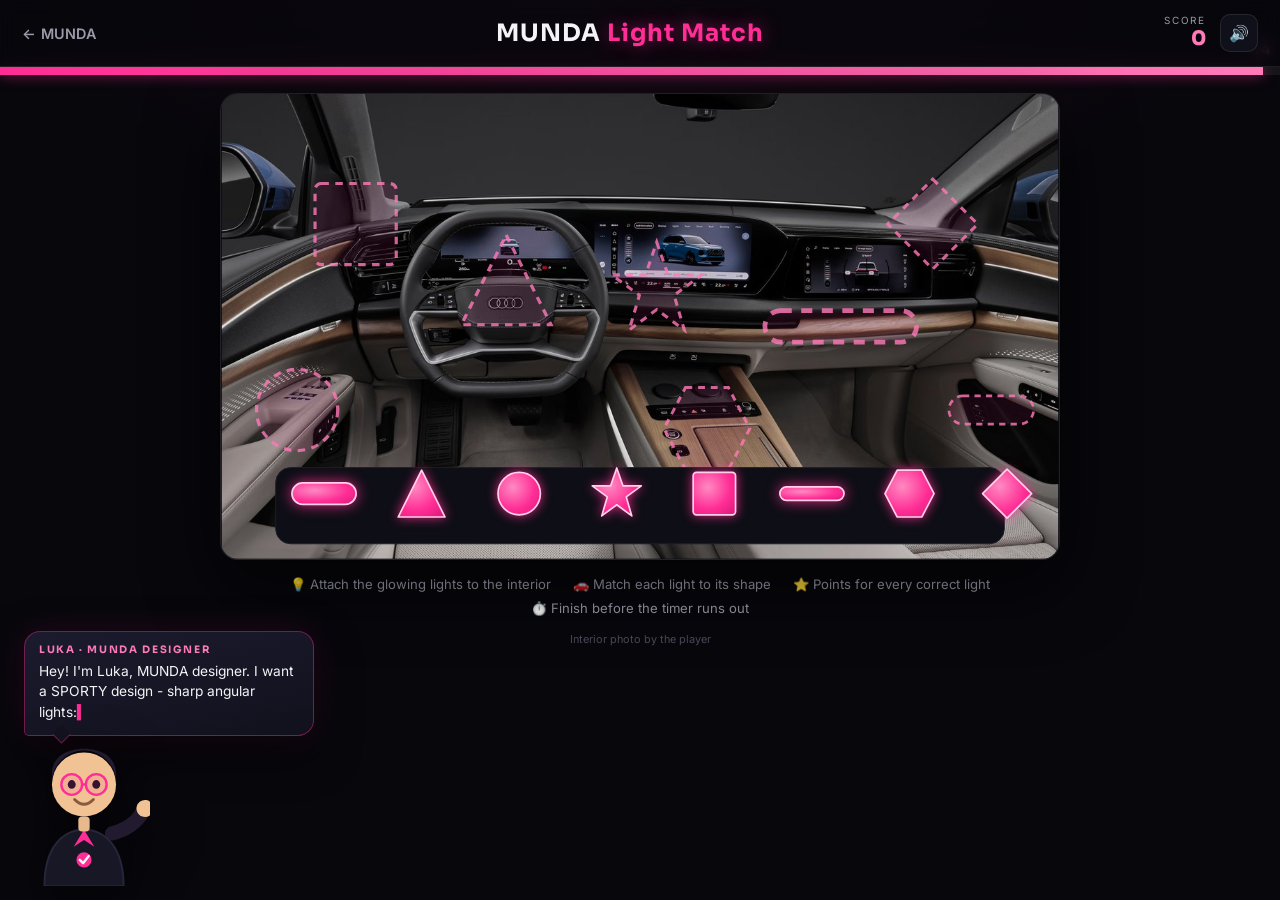
<file: game.html>
<!DOCTYPE html>
<html lang="en">
<head>
  <meta charset="UTF-8" />
  <meta name="viewport" content="width=device-width, initial-scale=1.0" />
  <title>MUNDA Light Match — The Game</title>
  <meta name="description" content="MUNDA Light Match — attach the glowing textile lights to the Audi interior and light it up. You lit the future with MUNDA!" />
  <link rel="icon" type="image/png" href="assets/img/logo/favicon.png" />

  <link rel="preconnect" href="https://fonts.googleapis.com" />
  <link rel="preconnect" href="https://fonts.gstatic.com" crossorigin />
  <link href="https://fonts.googleapis.com/css2?family=Sora:wght@300;400;500;600;700;800&family=Inter:wght@300;400;500;600&display=swap" rel="stylesheet" />

  <link rel="stylesheet" href="assets/css/game.css" />
</head>
<body>

  <!-- ===== Top bar ===== -->
  <header class="topbar">
    <a href="index.html" class="topbar__back">← MUNDA</a>
    <h1 class="topbar__title">MUNDA <span>Light Match</span></h1>
    <div class="topbar__stats">
      <div class="stat">
        <span class="stat__label">Score</span>
        <span class="stat__value" id="score">0</span>
      </div>
      <button class="sound-btn" id="soundToggle" title="Sound on/off" aria-label="Sound">🔊</button>
    </div>
  </header>

  <!-- ===== Timer bar ===== -->
  <div class="timerbar">
    <div class="timerbar__fill" id="timerFill"></div>
    <span class="timerbar__label" id="timerLabel">75</span>
  </div>

  <!-- ===== Stage ===== -->
  <main class="stage">
    <div class="car-wrap" id="carWrap">

      <svg id="gameSvg" viewBox="0 0 900 500" preserveAspectRatio="xMidYMid meet">
        <defs>
          <radialGradient id="pinkLit" cx="0.35" cy="0.35" r="0.95">
            <stop offset="0" stop-color="#ff8ac2" />
            <stop offset="0.55" stop-color="#ff2d95" />
            <stop offset="1" stop-color="#d61675" />
          </radialGradient>
          <radialGradient id="lightGlow" cx="0.5" cy="0.5" r="0.5">
            <stop offset="0" stop-color="rgba(255,45,149,0.6)" />
            <stop offset="0.55" stop-color="rgba(255,45,149,0.28)" />
            <stop offset="1" stop-color="rgba(255,45,149,0)" />
          </radialGradient>
        </defs>

        <!-- AUDI INTERIOR (player photo, full frame) -->
        <image class="car-img" href="assets/img/game/interior.jpg" x="0" y="0" width="900" height="500" preserveAspectRatio="none" />

        <!-- sockets (empty glowing spaces) injected by JS -->
        <g id="socketsLayer" pointer-events="none"></g>

        <!-- pieces tray shelf -->
        <rect x="58" y="402" width="784" height="82" rx="16" fill="#0e0e16" stroke="#1e1e2c" />

        <!-- pieces (glowing textile lights) injected by JS -->
        <g id="piecesLayer"></g>
      </svg>

      <!-- glow + sparkles shown when the interior lights up -->
      <div class="ambient" id="ambient"></div>
      <span class="sparkle" style="left:50%; top:14%; width:22px; animation-delay:0s;"></span>
      <span class="sparkle" style="left:14%; top:38%; width:16px; animation-delay:.5s;"></span>
      <span class="sparkle" style="left:86%; top:36%; width:18px; animation-delay:1s;"></span>
      <span class="sparkle" style="left:24%; top:72%; width:13px; animation-delay:.3s;"></span>
      <span class="sparkle" style="left:76%; top:70%; width:15px; animation-delay:.8s;"></span>
    </div>

    <!-- Hints -->
    <div class="hints">
      <span>💡 Attach the glowing lights to the interior</span>
      <span>🚗 Match each light to its shape</span>
      <span>⭐ Points for every correct light</span>
      <span>⏱️ Finish before the timer runs out</span>
    </div>
    <p class="credit">Interior photo by the player</p>
  </main>

  <!-- ===== Luka, the MUNDA designer (corner NPC) ===== -->
  <aside class="guru" id="guru" aria-label="Luka, MUNDA interior designer">
    <div class="guru__bubble" id="guruBubble">
      <span class="guru__bubble-name" id="guruName"></span>
      <p class="guru__bubble-text" id="guruText" role="status" aria-live="polite"></p>
    </div>
    <div class="guru__body" id="guruBody"></div>
  </aside>

  <!-- ===== Win overlay ===== -->
  <div class="overlay hidden" id="winOverlay">
    <div class="overlay__box">
      <div class="overlay__sparkles" aria-hidden="true">
        <span class="sparkle" style="left:6%; top:16%; width:20px; animation-delay:0s;"></span>
        <span class="sparkle" style="left:88%; top:10%; width:24px; animation-delay:.4s;"></span>
        <span class="sparkle" style="left:12%; top:62%; width:15px; animation-delay:.9s;"></span>
        <span class="sparkle" style="left:82%; top:58%; width:18px; animation-delay:.2s;"></span>
        <span class="sparkle" style="left:50%; top:2%; width:16px; animation-delay:.6s;"></span>
        <span class="sparkle" style="left:70%; top:80%; width:13px; animation-delay:1.2s;"></span>
      </div>
      <p class="overlay__eyebrow">MUNDA LIGHT MATCH</p>
      <h2 class="overlay__title">You lit the future<br />with MUNDA!</h2>
      <p class="overlay__score">Score: <b id="finalScore">0</b></p>
      <p class="overlay__bonus">Time bonus: <b id="timeBonus">+0</b></p>
      <p class="overlay__best">Best: <b id="bestScore">0</b></p>
      <button class="overlay__btn" id="restartWinBtn">Play again</button>
      <a class="overlay__link" href="index.html">Back to MUNDA</a>
    </div>
  </div>

  <!-- ===== Lose overlay ===== -->
  <div class="overlay hidden" id="loseOverlay">
    <div class="overlay__box">
      <p class="overlay__eyebrow">MUNDA LIGHT MATCH</p>
      <h2 class="overlay__title">Time's up!</h2>
      <p class="overlay__score">Score: <b id="loseScore">0</b></p>
      <p class="overlay__best">Best: <b id="bestScore2">0</b></p>
      <button class="overlay__btn" id="restartLoseBtn">Try again</button>
      <a class="overlay__link" href="index.html">Back to MUNDA</a>
    </div>
  </div>

  <script src="assets/js/game.js"></script>
</body>
</html>
</file>
<file: assets/css/style.css>
/* ===================== MUNDA — Textile Lighting Systems ===================== */
:root {
  --bg: #0a0a0f;
  --bg-soft: #101018;
  --surface: #15151f;
  --surface-2: #1b1b28;
  --text: #f4f4f6;
  --muted: #a0a0b0;
  --accent: #ff2d95;          /* magenta — "Alles Magenta" */
  --accent-soft: #ff7ab8;
  --accent-glow: rgba(255, 45, 149, 0.45);
  --border: rgba(255, 255, 255, 0.08);
  --font-head: 'Sora', system-ui, sans-serif;
  --font-body: 'Inter', system-ui, sans-serif;
  --radius: 16px;
  --maxw: 1140px;
}

* { margin: 0; padding: 0; box-sizing: border-box; }

html { scroll-behavior: smooth; }

body {
  font-family: var(--font-body);
  background: var(--bg);
  color: var(--text);
  line-height: 1.7;
  -webkit-font-smoothing: antialiased;
  overflow-x: hidden;
}

a { color: var(--accent-soft); text-decoration: none; }
a:hover { color: var(--accent); }

img { max-width: 100%; display: block; }

.container { width: 100%; max-width: var(--maxw); margin: 0 auto; padding: 0 24px; }

/* ===================== NAV ===================== */
.nav {
  position: fixed;
  top: 0; left: 0; right: 0;
  z-index: 100;
  display: flex;
  align-items: center;
  justify-content: space-between;
  padding: 16px 32px;
  transition: background 0.35s ease, backdrop-filter 0.35s ease, padding 0.35s ease;
}
.nav.scrolled {
  background: rgba(10, 10, 15, 0.72);
  backdrop-filter: blur(16px);
  -webkit-backdrop-filter: blur(16px);
  padding: 10px 32px;
  border-bottom: 1px solid var(--border);
}
.nav__logo img { height: 30px; width: auto; }
.nav__links { display: flex; gap: 28px; }
.nav__links a {
  color: var(--muted);
  font-size: 0.92rem;
  font-weight: 500;
  letter-spacing: 0.02em;
  transition: color 0.2s;
}
.nav__links a:hover { color: var(--accent-soft); }

.nav__right { display: flex; flex-direction: column; align-items: center; gap: 10px; }
.nav__game {
  font-family: var(--font-head);
  font-weight: 800;
  font-size: 1.05rem;
  letter-spacing: 0.24em;
  text-transform: uppercase;
  color: #fff;
  background: var(--accent);
  padding: 9px 28px;
  border-radius: 999px;
  box-shadow: 0 8px 26px var(--accent-glow);
  line-height: 1.2;
  transition: transform 0.2s, box-shadow 0.2s, background 0.2s;
}
.nav__game:hover { color: #fff; background: #ff4fa6; transform: translateY(-2px); box-shadow: 0 12px 32px var(--accent-glow); }

.nav__top { display: flex; align-items: center; gap: 20px; }
.nav__lang {
  display: flex;
  align-items: center;
  gap: 2px;
  padding: 3px 8px;
  border: 1px solid var(--border);
  border-radius: 999px;
}
.lang-btn {
  background: none;
  border: none;
  cursor: pointer;
  font-family: var(--font-head);
  font-size: 0.76rem;
  font-weight: 600;
  letter-spacing: 0.06em;
  color: var(--muted);
  padding: 2px 6px;
  transition: color 0.2s;
}
.lang-btn:hover { color: var(--text); }
.lang-btn.is-active { color: var(--accent-soft); font-weight: 800; }
.lang-sep { color: #4a4a5a; font-size: 0.72rem; }

.nav__toggle {
  display: none;
  flex-direction: column;
  gap: 5px;
  background: none; border: none; cursor: pointer;
  padding: 6px;
}
.nav__toggle span {
  width: 24px; height: 2px; background: var(--text);
  border-radius: 2px; transition: 0.3s;
}

/* ===================== HERO ===================== */
.hero {
  position: relative;
  min-height: 100vh;
  display: flex;
  align-items: center;
  justify-content: center;
  text-align: center;
  overflow: hidden;
}
.hero__bg {
  position: absolute; inset: 0;
  background-size: cover;
  background-position: center;
  transform: scale(1.06);
  animation: heroZoom 22s ease-in-out infinite alternate;
  z-index: 0;
}
@keyframes heroZoom {
  from { transform: scale(1.06); }
  to   { transform: scale(1.16); }
}
.hero__overlay {
  position: absolute; inset: 0; z-index: 1;
  background:
    radial-gradient(120% 90% at 50% 0%, rgba(10,10,15,0.35) 0%, rgba(10,10,15,0.82) 70%),
    linear-gradient(180deg, rgba(10,10,15,0.6) 0%, rgba(10,10,15,0.85) 100%);
}
.hero__content {
  position: relative; z-index: 2;
  max-width: 800px; padding: 0 24px;
  animation: rise 1s ease both;
}
@keyframes rise {
  from { opacity: 0; transform: translateY(30px); }
  to   { opacity: 1; transform: translateY(0); }
}
.hero__logo { width: min(420px, 78vw); margin: 0 auto 10px; filter: drop-shadow(0 6px 30px rgba(255,45,149,0.35)); }
.hero__tagline {
  font-family: var(--font-head);
  text-transform: uppercase;
  letter-spacing: 0.42em;
  font-size: 0.8rem;
  color: var(--accent-soft);
  margin-bottom: 20px;
}
.hero__title {
  font-family: var(--font-head);
  font-size: clamp(2rem, 5vw, 3.4rem);
  font-weight: 700;
  line-height: 1.15;
  margin-bottom: 20px;
  background: linear-gradient(180deg, #ffffff 30%, #c8c8d8 100%);
  -webkit-background-clip: text; background-clip: text;
  -webkit-text-fill-color: transparent;
}
.hero__sub {
  color: var(--muted);
  font-size: 1.08rem;
  max-width: 620px;
  margin: 0 auto 36px;
}
.hero__cta { display: flex; gap: 16px; justify-content: center; flex-wrap: wrap; }

.btn {
  display: inline-block;
  padding: 14px 30px;
  border-radius: 999px;
  font-weight: 600;
  font-size: 0.95rem;
  transition: transform 0.2s, box-shadow 0.2s, background 0.2s;
  border: 1px solid transparent;
}
.btn--primary {
  background: var(--accent);
  color: #fff;
  box-shadow: 0 10px 34px var(--accent-glow);
}
.btn--primary:hover {
  background: #ff4fa6; color: #fff;
  transform: translateY(-2px);
}
.btn--ghost {
  border-color: rgba(255,255,255,0.3);
  color: #fff;
  background: rgba(255,255,255,0.05);
}
.btn--ghost:hover { background: rgba(255,255,255,0.12); transform: translateY(-2px); }

.hero__scroll {
  position: absolute; bottom: 28px; left: 50%;
  transform: translateX(-50%);
  width: 26px; height: 42px;
  border: 2px solid rgba(255,255,255,0.4);
  border-radius: 20px;
  z-index: 2;
}
.hero__scroll span {
  position: absolute; top: 8px; left: 50%;
  width: 4px; height: 8px; margin-left: -2px;
  background: #fff; border-radius: 2px;
  animation: scrollDot 1.8s ease infinite;
}
@keyframes scrollDot {
  0% { opacity: 0; transform: translateY(0); }
  40% { opacity: 1; }
  80% { opacity: 0; transform: translateY(14px); }
}

/* ===================== SECTION COMMON ===================== */
.section { padding: 100px 0; }
.section:nth-of-type(even) { background: var(--bg-soft); }

.eyebrow {
  font-family: var(--font-head);
  text-transform: uppercase;
  letter-spacing: 0.34em;
  font-size: 0.72rem;
  color: var(--accent-soft);
  margin-bottom: 14px;
}
.section__title {
  font-family: var(--font-head);
  font-size: clamp(1.7rem, 3.6vw, 2.6rem);
  font-weight: 700;
  line-height: 1.2;
  margin-bottom: 40px;
  max-width: 720px;
}

/* ===================== ABOUT ===================== */
.about__intro p { color: var(--muted); font-size: 1.06rem; max-width: 820px; margin-bottom: 16px; }
.about__intro strong { color: var(--text); }

.about__cards { display: grid; grid-template-columns: repeat(2, 1fr); gap: 24px; margin: 48px 0; }
.card {
  background: linear-gradient(160deg, var(--surface) 0%, var(--surface-2) 100%);
  border: 1px solid var(--border);
  border-radius: var(--radius);
  padding: 32px;
  transition: transform 0.3s, border-color 0.3s;
}
.card:hover { transform: translateY(-4px); border-color: rgba(255,45,149,0.4); }
.card__tag {
  display: inline-block;
  font-size: 0.7rem;
  text-transform: uppercase;
  letter-spacing: 0.14em;
  color: var(--accent-soft);
  background: rgba(255,45,149,0.1);
  padding: 4px 12px;
  border-radius: 999px;
  margin-bottom: 16px;
}
.card h3 { font-family: var(--font-head); font-size: 1.5rem; margin-bottom: 12px; }
.card p { color: var(--muted); font-size: 0.96rem; }
.card__stat { margin-top: 20px; padding-top: 18px; border-top: 1px solid var(--border); display: flex; flex-direction: column; }
.card__stat-num { font-family: var(--font-head); font-size: 2rem; font-weight: 700; color: var(--accent-soft); }
.card__stat-label { color: var(--muted); font-size: 0.85rem; }

.quote {
  max-width: 720px;
  margin: 40px 0;
  padding: 24px 28px;
  border-left: 3px solid var(--accent);
  background: rgba(255,45,149,0.04);
  border-radius: 0 12px 12px 0;
}
.quote p { font-size: 1.1rem; font-style: italic; color: var(--text); }
.quote cite { display: block; margin-top: 10px; color: var(--muted); font-style: normal; font-size: 0.9rem; }

.about__partners { margin-top: 32px; }
.about__partners-img { height: 44px; width: auto; opacity: 0.85; }

/* ===================== TECHNOLOGY ===================== */
.tech__layout { display: grid; grid-template-columns: 1.1fr 0.9fr; gap: 48px; align-items: center; }
.tech__text p { color: var(--muted); margin-bottom: 16px; }
.tech__text em { color: var(--accent-soft); font-style: normal; }
.tech__gallery { display: flex; flex-direction: column; align-items: center; gap: 12px; }
.tech__gallery img {
  width: 62%;
  max-width: 300px;
  border-radius: var(--radius);
  border: 1px solid var(--border);
}

.tech__subtitle { font-family: var(--font-head); font-size: 1.5rem; margin: 60px 0 28px; }
.tech__features { display: grid; grid-template-columns: repeat(3, 1fr); gap: 24px; }
.feature {
  background: var(--surface);
  border: 1px solid var(--border);
  border-radius: var(--radius);
  padding: 28px;
}
.feature h4 { font-family: var(--font-head); font-size: 1.06rem; margin-bottom: 10px; color: var(--text); }
.feature p { color: var(--muted); font-size: 0.93rem; }

/* ===================== PROJECTS ===================== */
.audi {
  display: grid;
  grid-template-columns: 1fr 1fr;
  gap: 40px;
  align-items: center;
  background: linear-gradient(150deg, #1c0f18 0%, var(--surface) 60%);
  border: 1px solid var(--border);
  border-radius: 20px;
  overflow: hidden;
  margin-bottom: 48px;
}
.audi__media { position: relative; height: 100%; min-height: 340px; }
.audi__media img { width: 100%; height: 100%; object-fit: cover; }
.audi__body { padding: 40px; }
.audi__badge {
  display: inline-block;
  font-size: 0.72rem;
  text-transform: uppercase;
  letter-spacing: 0.16em;
  color: #fff;
  background: var(--accent);
  padding: 5px 14px;
  border-radius: 999px;
  margin-bottom: 18px;
}
.audi h3 { font-family: var(--font-head); font-size: 1.9rem; margin-bottom: 8px; }
.audi__lead { font-size: 1.15rem; font-weight: 500; color: var(--accent-soft); margin-bottom: 16px; }
.audi__body p { color: var(--muted); margin-bottom: 14px; }
.audi__points { list-style: none; margin-top: 12px; }
.audi__points li { padding: 8px 0 8px 28px; position: relative; color: var(--text); }
.audi__points li::before {
  content: ''; position: absolute; left: 0; top: 14px;
  width: 10px; height: 10px; border-radius: 50%;
  background: var(--accent); box-shadow: 0 0 12px var(--accent-glow);
}

.projects__grid { display: grid; grid-template-columns: repeat(2, 1fr); gap: 20px; }
.project { border-radius: var(--radius); overflow: hidden; border: 1px solid var(--border); }
.project img { width: 100%; height: 100%; object-fit: cover; aspect-ratio: 16/9; transition: transform 0.5s; }
.project:hover img { transform: scale(1.05); }

.awards { margin-top: 60px; text-align: center; }
.awards__label { color: var(--muted); font-size: 0.9rem; margin-bottom: 22px; }
.awards__row { display: flex; gap: 28px; justify-content: center; align-items: center; flex-wrap: wrap; }
.awards__row img { height: 72px; width: auto; }

/* ===================== TEAM ===================== */
.team__intro { color: var(--muted); max-width: 640px; margin-bottom: 44px; }
.team__grid { display: grid; grid-template-columns: repeat(4, 1fr); gap: 24px; }
.person {
  background: var(--surface);
  border: 1px solid var(--border);
  border-radius: var(--radius);
  padding: 22px;
  text-align: center;
  transition: transform 0.3s, border-color 0.3s;
}
.person:hover { transform: translateY(-4px); border-color: rgba(255,45,149,0.4); }
.person__photo {
  width: 100%;
  aspect-ratio: 1;
  border-radius: 12px;
  overflow: hidden;
  margin-bottom: 16px;
  background: var(--surface-2);
}
.person__photo img { width: 100%; height: 100%; object-fit: cover; }
.person h3 { font-family: var(--font-head); font-size: 1.1rem; }
.person__role { color: var(--accent-soft); font-size: 0.82rem; margin: 4px 0 10px; }
.person__mail { font-size: 0.8rem; word-break: break-all; }

/* ===================== CONTACT ===================== */
.contact__grid { display: grid; grid-template-columns: repeat(3, 1fr); gap: 24px; }
.contact__card {
  background: var(--surface);
  border: 1px solid var(--border);
  border-radius: var(--radius);
  padding: 30px;
}
.contact__card h3 { font-family: var(--font-head); font-size: 1.1rem; margin-bottom: 14px; }
.contact__card p { color: var(--muted); }

/* ===================== FOOTER ===================== */
.footer {
  background: #060609;
  border-top: 1px solid var(--border);
  padding: 48px 0;
  text-align: center;
}
.footer__inner { display: flex; flex-direction: column; align-items: center; gap: 14px; }
.footer__logo { height: 34px; opacity: 0.9; }
.footer__text { color: var(--muted); font-size: 0.92rem; }
.footer__legal { color: #5b5b6b; font-size: 0.8rem; }

/* ===================== RESPONSIVE ===================== */
@media (max-width: 900px) {
  .about__cards, .tech__features, .team__grid { grid-template-columns: 1fr 1fr; }
  .tech__layout { grid-template-columns: 1fr; }
  .audi { grid-template-columns: 1fr; }
  .contact__grid { grid-template-columns: 1fr; }
}
@media (max-width: 620px) {
  .nav__links {
    position: absolute;
    top: 100%; left: 0; right: 0;
    flex-direction: column;
    background: rgba(10,10,15,0.96);
    backdrop-filter: blur(16px);
    padding: 16px 32px 24px;
    gap: 18px;
    display: none;
    border-bottom: 1px solid var(--border);
  }
  .nav__links.open { display: flex; }
  .nav__toggle { display: flex; }
  .nav__game { font-size: 0.82rem; padding: 7px 18px; }
  .about__cards, .tech__features, .team__grid, .projects__grid { grid-template-columns: 1fr; }
  .section { padding: 72px 0; }
  .audi__body { padding: 26px; }
}
</file>
<file: assets/css/design.css>
/* ===================== MUNDA Design Studio — design.css ===================== */
:root {
  --bg: #07070c;
  --surface: #10101a;
  --surface-2: #171726;
  --text: #f4f4f6;
  --muted: #9a9aaa;
  --accent: #ff2d95;
  --accent-soft: #ff7ab8;
  --accent-glow: rgba(255, 45, 149, 0.55);
  --border: rgba(255, 255, 255, 0.09);
  --font-head: 'Sora', system-ui, sans-serif;
  --font-body: 'Inter', system-ui, sans-serif;
}

* { margin: 0; padding: 0; box-sizing: border-box; }

body {
  font-family: var(--font-body);
  background:
    radial-gradient(90% 60% at 50% -10%, rgba(255, 45, 149, 0.10) 0%, transparent 60%),
    var(--bg);
  color: var(--text);
  min-height: 100vh;
  display: flex;
  flex-direction: column;
  overflow-x: hidden;
}

button { font-family: inherit; }

/* ===== Top bar ===== */
.topbar {
  display: flex;
  align-items: center;
  justify-content: space-between;
  gap: 16px;
  padding: 14px 22px;
  border-bottom: 1px solid var(--border);
  background: rgba(7, 7, 12, 0.7);
  backdrop-filter: blur(10px);
  position: sticky;
  top: 0;
  z-index: 30;
}
.topbar__back {
  color: var(--muted);
  font-size: 0.9rem;
  font-weight: 600;
  text-decoration: none;
  letter-spacing: 0.02em;
  transition: color 0.2s;
  white-space: nowrap;
}
.topbar__back:hover { color: var(--accent-soft); }
.topbar__title {
  font-family: var(--font-head);
  font-size: clamp(1.05rem, 2.6vw, 1.5rem);
  font-weight: 700;
  letter-spacing: 0.04em;
}
.topbar__title span {
  color: var(--accent);
  text-shadow: 0 0 18px var(--accent-glow);
}
.finish-btn {
  font-family: var(--font-head);
  font-weight: 700;
  font-size: 0.95rem;
  letter-spacing: 0.06em;
  color: #fff;
  background: var(--accent);
  border: none;
  border-radius: 999px;
  padding: 10px 26px;
  cursor: pointer;
  box-shadow: 0 8px 26px var(--accent-glow);
  transition: transform 0.2s, box-shadow 0.2s, opacity 0.2s;
}
.finish-btn:hover:not(:disabled) { transform: translateY(-2px); box-shadow: 0 12px 34px var(--accent-glow); }
.finish-btn:disabled { opacity: 0.35; cursor: not-allowed; box-shadow: none; }

/* ===== Studio layout ===== */
.studio {
  flex: 1;
  width: 100%;
  max-width: 1180px;
  margin: 0 auto;
  padding: 20px;
  display: grid;
  grid-template-columns: minmax(0, 1fr) 320px;
  gap: 20px;
  align-items: start;
}

/* ===== Preview ===== */
.preview {
  position: relative;
  border-radius: 18px;
  border: 1px solid var(--border);
  overflow: hidden;
  background: #08080f;
  box-shadow: 0 24px 70px rgba(0, 0, 0, 0.6);
}
#studioSvg { width: 100%; height: auto; display: block; }
.preview__ambient {
  position: absolute;
  inset: 0;
  pointer-events: none;
  opacity: 0;
  transition: opacity 0.8s ease;
}
.preview__ambient.on {
  opacity: 1;
  animation: ambientPulse 3s ease-in-out infinite;
}
@keyframes ambientPulse {
  0%, 100% { opacity: 0.5; }
  50% { opacity: 0.9; }
}
.preview__tag {
  position: absolute;
  bottom: 12px;
  left: 50%;
  transform: translateX(-50%);
  font-size: 0.78rem;
  letter-spacing: 0.14em;
  text-transform: uppercase;
  color: var(--accent-soft);
  background: rgba(7, 7, 12, 0.75);
  padding: 6px 18px;
  border-radius: 999px;
  border: 1px solid rgba(255, 122, 184, 0.3);
  white-space: nowrap;
  pointer-events: none;
}

/* placeholders */
.ph {
  fill: rgba(255, 45, 149, 0.05);
  stroke: rgba(255, 122, 184, 0.6);
  stroke-width: 2.5;
  stroke-dasharray: 9 7;
  transition: opacity 0.4s ease;
}
.ph-label {
  fill: rgba(255, 122, 184, 0.75);
  font-family: var(--font-head);
  font-size: 15px;
  letter-spacing: 0.3em;
  text-anchor: middle;
  text-transform: uppercase;
}

/* part classes */
.fabric { fill: var(--fabric, url(#pat-solid)); stroke: rgba(0, 0, 0, 0.35); stroke-width: 1.5; }
.acc { fill: var(--acc); }
.accstrip { fill: var(--acc); opacity: 0.9; }
.wood { fill: var(--acc); opacity: 0.55; }
.stitch { fill: none; stroke: var(--acc); stroke-width: 1.6; opacity: 0.7; }

/* variants appear with a quick pop */
.seatvar, .dashvar, .doorvar { animation: popIn 0.35s ease; }
@keyframes popIn {
  from { opacity: 0; transform: translateY(6px); }
  to { opacity: 1; transform: translateY(0); }
}

/* ===== Panel ===== */
.panel {
  background: var(--surface);
  border: 1px solid var(--border);
  border-radius: 16px;
  padding: 16px;
  position: sticky;
  top: 76px;
}
.tabs {
  display: flex;
  flex-wrap: wrap;
  gap: 6px;
  margin-bottom: 14px;
}
.tab {
  flex: 1;
  min-width: 86px;
  background: var(--surface-2);
  border: 1px solid var(--border);
  color: var(--muted);
  font-family: var(--font-head);
  font-size: 0.8rem;
  font-weight: 600;
  letter-spacing: 0.04em;
  border-radius: 10px;
  padding: 9px 6px;
  cursor: pointer;
  transition: border-color 0.2s, color 0.2s, background 0.2s;
}
.tab:hover { color: var(--text); border-color: rgba(255, 122, 184, 0.4); }
.tab.is-active {
  color: #fff;
  background: rgba(255, 45, 149, 0.18);
  border-color: var(--accent);
}

.options {
  display: grid;
  grid-template-columns: 1fr 1fr;
  gap: 10px;
  min-height: 140px;
}
.opt {
  display: flex;
  flex-direction: column;
  align-items: center;
  gap: 8px;
  background: var(--surface-2);
  border: 1.5px solid var(--border);
  border-radius: 12px;
  padding: 12px 8px;
  cursor: pointer;
  transition: border-color 0.2s, transform 0.15s, background 0.2s;
}
.opt:hover { transform: translateY(-2px); border-color: rgba(255, 122, 184, 0.45); }
.opt.is-active {
  border-color: var(--accent);
  background: rgba(255, 45, 149, 0.12);
  box-shadow: 0 0 18px var(--accent-glow);
}
.opt__preview { width: 64px; height: 44px; display: flex; align-items: center; justify-content: center; }
.opt__preview svg { width: 100%; height: 100%; }
.opt__label {
  font-size: 0.78rem;
  font-weight: 600;
  color: var(--text);
  letter-spacing: 0.03em;
}
.opt__swatch {
  width: 38px;
  height: 38px;
  border-radius: 50%;
  border: 3px solid rgba(255, 255, 255, 0.12);
  transition: transform 0.15s, border-color 0.2s, box-shadow 0.2s;
}
.opt.is-active .opt__swatch {
  border-color: #fff;
  box-shadow: 0 0 16px var(--accent-glow);
  transform: scale(1.1);
}
.opt.is-active .opt__preview svg { filter: drop-shadow(0 0 6px var(--accent-glow)); }

.panel__status {
  margin-top: 14px;
  font-size: 0.8rem;
  color: var(--muted);
  text-align: center;
  min-height: 1.2em;
}

/* ===== Overlay ===== */
.overlay {
  position: fixed;
  inset: 0;
  z-index: 100;
  display: flex;
  align-items: center;
  justify-content: center;
  background: rgba(5, 5, 10, 0.86);
  backdrop-filter: blur(8px);
  animation: fadeIn 0.4s ease;
}
@keyframes fadeIn { from { opacity: 0; } to { opacity: 1; } }
.overlay.hidden { display: none; }
.overlay__box {
  position: relative;
  text-align: center;
  background: linear-gradient(165deg, var(--surface-2), var(--surface));
  border: 1px solid rgba(255, 45, 149, 0.35);
  border-radius: 22px;
  padding: 40px 40px 36px;
  max-width: 560px;
  width: calc(100% - 40px);
  box-shadow: 0 0 80px var(--accent-glow);
  animation: popIn 0.45s cubic-bezier(0.2, 1.4, 0.4, 1);
}
@keyframes popIn {
  from { opacity: 0; transform: scale(0.85) translateY(14px); }
  to { opacity: 1; transform: scale(1) translateY(0); }
}
.overlay__eyebrow {
  font-family: var(--font-head);
  font-size: 0.7rem;
  letter-spacing: 0.34em;
  text-transform: uppercase;
  color: var(--accent-soft);
  margin-bottom: 10px;
}
.overlay__title {
  font-family: var(--font-head);
  font-size: clamp(1.7rem, 4.5vw, 2.3rem);
  font-weight: 800;
  line-height: 1.15;
  margin-bottom: 16px;
  background: linear-gradient(180deg, #fff 30%, var(--accent-soft) 100%);
  -webkit-background-clip: text;
  background-clip: text;
  -webkit-text-fill-color: transparent;
}
.overlay__car {
  border-radius: 14px;
  overflow: hidden;
  border: 1px solid var(--border);
  margin-bottom: 16px;
  background: #08080f;
}
.overlay__car svg { width: 100%; height: auto; display: block; }
.overlay__chips {
  display: flex;
  flex-wrap: wrap;
  justify-content: center;
  gap: 8px;
  margin-bottom: 20px;
}
.chip {
  font-size: 0.75rem;
  font-weight: 600;
  color: var(--text);
  background: var(--surface-2);
  border: 1px solid rgba(255, 122, 184, 0.35);
  border-radius: 999px;
  padding: 5px 14px;
}
.chip b { color: var(--accent-soft); font-weight: 700; }
.overlay__btn {
  display: inline-block;
  font-family: var(--font-head);
  font-weight: 700;
  font-size: 1rem;
  letter-spacing: 0.06em;
  color: #fff;
  background: var(--accent);
  border: none;
  border-radius: 999px;
  padding: 12px 34px;
  cursor: pointer;
  box-shadow: 0 10px 34px var(--accent-glow);
  transition: transform 0.2s, box-shadow 0.2s;
}
.overlay__btn:hover { transform: translateY(-2px); box-shadow: 0 14px 40px var(--accent-glow); }
.overlay__link {
  display: block;
  margin-top: 14px;
  color: var(--muted);
  font-size: 0.85rem;
  text-decoration: none;
}
.overlay__link:hover { color: var(--accent-soft); }

/* sparkles */
.sparkle { position: absolute; pointer-events: none; opacity: 0; z-index: 8; }
.sparkle svg { width: 100%; height: 100%; display: block; filter: drop-shadow(0 0 5px rgba(255, 45, 149, 0.85)); }
.overlay__box .sparkle { animation: twinkle 1.8s ease-in-out infinite; }
@keyframes twinkle {
  0%, 100% { opacity: 0; transform: scale(0.4) rotate(0deg); }
  50% { opacity: 1; transform: scale(1.1) rotate(18deg); }
}
.overlay__sparkles { position: absolute; inset: 0; pointer-events: none; }

/* ===== Timer bar ===== */
.timerbar {
  position: relative;
  height: 8px;
  background: rgba(255, 255, 255, 0.06);
}
.timerbar__fill {
  height: 100%;
  width: 100%;
  background: linear-gradient(90deg, var(--accent), #ff7ab8);
  box-shadow: 0 0 14px var(--accent-glow);
  transition: width 1s linear;
}
.timerbar__fill.danger { background: #ff3b3b; box-shadow: 0 0 14px rgba(255, 59, 59, 0.6); }
.timerbar__label {
  position: absolute;
  right: 10px;
  top: -26px;
  font-family: var(--font-head);
  font-weight: 800;
  font-size: 0.85rem;
  color: var(--accent-soft);
}

/* ===== Brief bar — Luka's request stays visible the whole time ===== */
.briefbar {
  display: flex;
  align-items: center;
  flex-wrap: wrap;
  gap: 4px 10px;
  padding: 7px 22px;
  background: rgba(23, 23, 38, 0.9);
  border-bottom: 1px solid rgba(255, 45, 149, 0.25);
  font-size: 0.82rem;
}
.briefbar.hidden { display: none; }
.briefbar__who {
  font-family: var(--font-head);
  font-size: 0.66rem;
  font-weight: 700;
  letter-spacing: 0.18em;
  text-transform: uppercase;
  color: var(--accent-soft);
}
.briefbar__spec { color: var(--muted); font-weight: 600; }
.briefbar__spec b { color: var(--text); font-weight: 700; }

/* ===== Luka, the MUNDA designer (corner NPC) ===== */
.guru {
  position: fixed;
  left: 18px;
  bottom: 14px;
  z-index: 110;
  width: 132px;
  transform: translateX(-135%);
  pointer-events: none;
}
.guru.in { animation: guruIn 0.8s cubic-bezier(0.2, 1.3, 0.35, 1) forwards; }
@keyframes guruIn {
  from { transform: translateX(-135%); }
  to { transform: translateX(0); }
}
.guru__body {
  width: 100%;
  transform-origin: 50% 100%;
  animation: guruBob 3s ease-in-out infinite;
}
.guru__body svg {
  width: 100%;
  height: auto;
  display: block;
  filter: drop-shadow(0 12px 26px rgba(0, 0, 0, 0.55));
}
@keyframes guruBob {
  0%, 100% { transform: translateY(0); }
  50% { transform: translateY(-5px); }
}
.guru__bubble {
  position: absolute;
  bottom: calc(100% - 10px);
  left: 6px;
  width: min(290px, calc(100vw - 90px));
  background: linear-gradient(165deg, #1b1b2e, #11111d);
  border: 1px solid rgba(255, 45, 149, 0.4);
  border-radius: 16px 16px 16px 5px;
  padding: 11px 14px 12px;
  box-shadow: 0 16px 44px rgba(0, 0, 0, 0.55), 0 0 34px rgba(255, 45, 149, 0.14);
  opacity: 0;
  transform: translateY(12px) scale(0.9);
  transform-origin: 12% 100%;
  transition: opacity 0.28s ease, transform 0.28s cubic-bezier(0.2, 1.2, 0.4, 1);
}
.guru__bubble.show { opacity: 1; transform: none; }
.guru__bubble::after {
  content: '';
  position: absolute;
  left: 30px;
  bottom: -6px;
  width: 12px;
  height: 12px;
  background: #13131f;
  border-right: 1px solid rgba(255, 45, 149, 0.4);
  border-bottom: 1px solid rgba(255, 45, 149, 0.4);
  transform: rotate(45deg);
}
.guru__bubble-name {
  display: block;
  font-family: var(--font-head);
  font-size: 0.64rem;
  font-weight: 700;
  letter-spacing: 0.16em;
  text-transform: uppercase;
  color: var(--accent-soft);
  margin-bottom: 5px;
}
.guru__bubble-text { font-size: 0.86rem; line-height: 1.5; color: var(--text); }
.guru__bubble-text.typing::after { content: '▍'; color: var(--accent); animation: caret 0.75s steps(1) infinite; }
@keyframes caret { 50% { opacity: 0; } }

/* ===== Luka's verdict (in end overlays) ===== */
.verdict {
  text-align: left;
  background: rgba(255, 45, 149, 0.06);
  border: 1px solid rgba(255, 45, 149, 0.3);
  border-radius: 14px;
  padding: 12px 14px;
  margin-bottom: 16px;
}
.verdict__head { display: flex; align-items: center; gap: 10px; }
.verdict__avatar { width: 52px; height: 62px; flex: none; }
.verdict__avatar svg { width: 100%; height: 100%; }
.verdict__name { font-family: var(--font-head); font-weight: 700; font-size: 0.8rem; }
.verdict__text { margin-top: 9px; font-size: 0.86rem; line-height: 1.5; color: #e8e8ee; }
.verdict__score { margin-top: 9px; font-size: 0.85rem; color: var(--muted); }
.verdict__score b { color: var(--accent-soft); font-family: var(--font-head); }
.verdict__bonus { color: #6cf08f; }

/* ===== MUNDA Quality Report (by Max, Quality Monitor) ===== */
.report {
  text-align: left;
  margin-bottom: 16px;
  padding: 13px 14px;
  border-radius: 14px;
  background: rgba(255, 255, 255, 0.03);
  border: 1px solid rgba(255, 255, 255, 0.1);
}
.report.hidden { display: none; }
.report__title {
  font-family: var(--font-head);
  font-size: 0.66rem;
  font-weight: 700;
  letter-spacing: 0.2em;
  text-transform: uppercase;
  color: var(--accent-soft);
  margin-bottom: 11px;
}
.report__title span { color: var(--muted); font-weight: 600; letter-spacing: 0.08em; }
.report__row { display: flex; align-items: center; gap: 10px; margin-bottom: 9px; }
.report__label { width: 130px; flex: none; font-size: 0.72rem; font-weight: 600; color: var(--muted); }
.report__track { flex: 1; height: 8px; border-radius: 99px; background: rgba(255, 255, 255, 0.08); overflow: hidden; }
.report__fill { height: 100%; width: 0; border-radius: 99px; transition: width 0.7s cubic-bezier(0.2, 0.8, 0.3, 1); }
.report__value { width: 42px; flex: none; text-align: right; font-family: var(--font-head); font-weight: 700; font-size: 0.8rem; color: var(--text); }
.report__overall { margin-top: 11px; font-size: 0.8rem; color: var(--muted); }
.report__overall b { font-family: var(--font-head); font-size: 1.05rem; margin-right: 5px; }

/* ===== Responsive ===== */
@media (max-width: 900px) {
  .studio { grid-template-columns: 1fr; }
  .panel { position: static; }
}
@media (max-width: 640px) {
  .studio { padding: 12px; }
  .topbar { padding: 12px 16px; }
  .overlay__box { padding: 30px 22px; }
  .guru { left: 8px; bottom: 8px; width: 88px; }
  .guru__bubble { width: min(240px, calc(100vw - 60px)); padding: 9px 12px 10px; }
  .guru__bubble-text { font-size: 0.8rem; }
  .briefbar { padding: 6px 16px; font-size: 0.74rem; }
}
@media (max-height: 600px) {
  .guru { width: 64px; }
}
</file>
<file: assets/css/game.css>
/* ===================== MUNDA Light Match — game.css v7 (interior lights) ===================== */
:root {
  --bg: #07070c;
  --surface: #10101a;
  --surface-2: #171726;
  --text: #f4f4f6;
  --muted: #9a9aaa;
  --accent: #ff2d95;
  --accent-soft: #ff7ab8;
  --accent-glow: rgba(255, 45, 149, 0.55);
  --border: rgba(255, 255, 255, 0.09);
  --font-head: 'Sora', system-ui, sans-serif;
  --font-body: 'Inter', system-ui, sans-serif;
}

* { margin: 0; padding: 0; box-sizing: border-box; }

body {
  font-family: var(--font-body);
  background:
    radial-gradient(90% 60% at 50% -10%, rgba(255, 45, 149, 0.10) 0%, transparent 60%),
    var(--bg);
  color: var(--text);
  min-height: 100vh;
  display: flex;
  flex-direction: column;
  overflow-x: hidden;
}

button { font-family: inherit; }

/* ===== Top bar ===== */
.topbar {
  display: flex;
  align-items: center;
  justify-content: space-between;
  gap: 16px;
  padding: 14px 22px;
  border-bottom: 1px solid var(--border);
  background: rgba(7, 7, 12, 0.7);
  backdrop-filter: blur(10px);
  position: sticky;
  top: 0;
  z-index: 30;
}
.topbar__back {
  color: var(--muted);
  font-size: 0.9rem;
  font-weight: 600;
  text-decoration: none;
  letter-spacing: 0.02em;
  transition: color 0.2s;
  white-space: nowrap;
}
.topbar__back:hover { color: var(--accent-soft); }
.topbar__title {
  font-family: var(--font-head);
  font-size: clamp(1.05rem, 2.6vw, 1.5rem);
  font-weight: 700;
  letter-spacing: 0.04em;
}
.topbar__title span {
  color: var(--accent);
  text-shadow: 0 0 18px var(--accent-glow);
}
.topbar__stats { display: flex; align-items: center; gap: 14px; }
.stat { display: flex; flex-direction: column; align-items: flex-end; line-height: 1.2; }
.stat__label { font-size: 0.62rem; text-transform: uppercase; letter-spacing: 0.18em; color: var(--muted); }
.stat__value {
  font-family: var(--font-head);
  font-size: 1.25rem;
  font-weight: 800;
  color: var(--accent-soft);
}
.sound-btn {
  background: var(--surface);
  border: 1px solid var(--border);
  border-radius: 10px;
  width: 38px;
  height: 38px;
  font-size: 1rem;
  cursor: pointer;
  transition: border-color 0.2s, transform 0.2s;
}
.sound-btn:hover { border-color: var(--accent); transform: translateY(-1px); }

/* ===== Timer bar ===== */
.timerbar {
  position: relative;
  height: 8px;
  background: rgba(255, 255, 255, 0.06);
}
.timerbar__fill {
  height: 100%;
  width: 100%;
  background: linear-gradient(90deg, var(--accent), #ff7ab8);
  box-shadow: 0 0 14px var(--accent-glow);
  transition: width 1s linear;
}
.timerbar__fill.danger { background: #ff3b3b; box-shadow: 0 0 14px rgba(255, 59, 59, 0.6); }
.timerbar__label {
  position: absolute;
  right: 10px;
  top: -26px;
  font-family: var(--font-head);
  font-weight: 800;
  font-size: 0.85rem;
  color: var(--accent-soft);
}

/* ===== Stage ===== */
.stage {
  flex: 1;
  width: 100%;
  max-width: 880px;
  margin: 0 auto;
  padding: 18px 20px 30px;
  display: flex;
  flex-direction: column;
  gap: 16px;
}

/* ===== Interior ===== */
.car-wrap {
  position: relative;
  width: 100%;
  aspect-ratio: 900 / 500;
  border-radius: 18px;
  border: 1px solid var(--border);
  background: radial-gradient(120% 100% at 50% 20%, #0d0d16 0%, #08080e 100%);
  overflow: hidden;
  box-shadow: 0 24px 70px rgba(0, 0, 0, 0.6);
}
#gameSvg { width: 100%; height: 100%; display: block; }

/* Audi interior photo — kept dark so the lights pop */
.car-img {
  filter: brightness(0.95) saturate(1.08);
}

/* ===== Sockets (empty light spots) ===== */
.socket { transition: opacity 0.45s ease; }
.sock {
  fill: rgba(255, 45, 149, 0.08);
  stroke: rgba(255, 122, 184, 0.8);
  stroke-width: 3;
  stroke-dasharray: 7 6;
  transition: opacity 0.4s ease, stroke 0.25s, fill 0.25s;
}
.socket.flash .sock { stroke: #ff4444; fill: rgba(255, 68, 68, 0.2); }
.socket.filled .sock { opacity: 0; }

/* soft radial light that appears behind a placed light */
.spot-glow {
  fill: url(#lightGlow);
  opacity: 0;
  transition: opacity 0.5s ease;
  pointer-events: none;
}
.socket.filled .spot-glow {
  opacity: 1;
  animation: glowPulse 2.2s ease-in-out infinite;
}
@keyframes glowPulse {
  0%, 100% { opacity: 0.75; }
  50% { opacity: 1; }
}

/* ===== Pieces (glowing textile lights) ===== */
.part {
  cursor: grab;
  touch-action: none;
  filter: drop-shadow(0 0 10px rgba(255, 45, 149, 0.85));
  transition: filter 0.4s ease;
}
.part.grabbing {
  cursor: grabbing;
  pointer-events: none;
  filter: drop-shadow(0 0 20px rgba(255, 45, 149, 0.95));
}
.part.placed {
  cursor: default;
  pointer-events: none;
  filter: drop-shadow(0 0 18px rgba(255, 45, 149, 0.95));
}

.part .inner { transform-box: fill-box; transform-origin: center; }

.part .p-shape {
  fill: url(#pinkLit);
  stroke: #ffd0e8;
  stroke-width: 3;
  stroke-linejoin: round;
  transition: fill 0.3s ease;
}
.part[data-shape="line"] .p-shape,
.part[data-shape="pill"] .p-shape {
  stroke-width: 2.5;
}

/* placed lights keep glowing — they light up the interior */
.part.placed .p-shape { fill: url(#pinkLit); }

/* ===== Ambient glow when the interior lights up ===== */
.ambient {
  position: absolute;
  inset: 0;
  pointer-events: none;
  opacity: 0;
  transition: opacity 1.2s ease;
}
.car-wrap.lit .ambient {
  opacity: 1;
  background: radial-gradient(75% 65% at 50% 45%, rgba(255, 45, 149, 0.22) 0%, rgba(255, 122, 184, 0.08) 50%, transparent 78%);
  animation: ambientPulse 2.4s ease-in-out infinite;
}
@keyframes ambientPulse {
  0%, 100% { opacity: 0.55; }
  50% { opacity: 1; }
}

/* ===== Sparkles (real 4-point stars) ===== */
.sparkle {
  position: absolute;
  pointer-events: none;
  opacity: 0;
  z-index: 8;
}
.sparkle svg {
  width: 100%;
  height: 100%;
  display: block;
  filter: drop-shadow(0 0 5px rgba(255, 45, 149, 0.85));
}
.car-wrap .sparkle { display: none; }
.car-wrap.lit .sparkle {
  display: block;
  animation: popTwinkle 2.2s ease-in-out infinite;
}
@keyframes popTwinkle {
  0%, 100% { opacity: 0; transform: scale(0) rotate(0deg); }
  15%  { opacity: 1; transform: scale(1.2) rotate(25deg); }
  60%  { opacity: 0.4; transform: scale(0.9) rotate(10deg); }
}
.overlay__box .sparkle { animation: twinkle 1.8s ease-in-out infinite; }
@keyframes twinkle {
  0%, 100% { opacity: 0; transform: scale(0.4) rotate(0deg); }
  50%  { opacity: 1; transform: scale(1.1) rotate(18deg); }
}
.overlay__sparkles {
  position: absolute;
  inset: 0;
  pointer-events: none;
}

/* ===== Floating +100 ===== */
.float {
  position: absolute;
  transform: translate(-50%, -50%);
  font-family: var(--font-head);
  font-weight: 800;
  font-size: 1.05rem;
  color: #fff;
  text-shadow: 0 0 14px var(--accent-glow);
  pointer-events: none;
  z-index: 20;
  animation: floatUp 0.8s ease forwards;
}
@keyframes floatUp {
  0% { opacity: 0; translate: 0 10px; }
  20% { opacity: 1; }
  100% { opacity: 0; translate: 0 -46px; }
}

/* ===== Hints ===== */
.hints {
  display: flex;
  flex-wrap: wrap;
  justify-content: center;
  gap: 8px 22px;
}
.hints span { font-size: 0.82rem; color: var(--muted); }
.hints span::first-letter { color: var(--accent-soft); }
.credit {
  text-align: center;
  font-size: 0.68rem;
  color: #4a4a5a;
}

/* ===== Overlays ===== */
.overlay {
  position: fixed;
  inset: 0;
  z-index: 100;
  display: flex;
  align-items: center;
  justify-content: center;
  background: rgba(5, 5, 10, 0.82);
  backdrop-filter: blur(8px);
  animation: fadeIn 0.4s ease;
}
@keyframes fadeIn { from { opacity: 0; } to { opacity: 1; } }
.overlay.hidden { display: none; }
.overlay__box {
  position: relative;
  text-align: center;
  background: linear-gradient(165deg, var(--surface-2), var(--surface));
  border: 1px solid rgba(255, 45, 149, 0.35);
  border-radius: 22px;
  padding: 44px 48px;
  max-width: 460px;
  width: calc(100% - 40px);
  box-shadow: 0 0 80px var(--accent-glow);
  animation: popIn 0.45s cubic-bezier(0.2, 1.4, 0.4, 1);
}
@keyframes popIn {
  from { opacity: 0; transform: scale(0.85) translateY(14px); }
  to { opacity: 1; transform: scale(1) translateY(0); }
}
.overlay__eyebrow {
  font-family: var(--font-head);
  font-size: 0.7rem;
  letter-spacing: 0.34em;
  text-transform: uppercase;
  color: var(--accent-soft);
  margin-bottom: 12px;
}
.overlay__title {
  font-family: var(--font-head);
  font-size: clamp(1.6rem, 4.5vw, 2.2rem);
  font-weight: 800;
  line-height: 1.15;
  margin-bottom: 18px;
  background: linear-gradient(180deg, #fff 30%, var(--accent-soft) 100%);
  -webkit-background-clip: text;
  background-clip: text;
  -webkit-text-fill-color: transparent;
}
.overlay__score { font-size: 1.05rem; color: var(--text); }
.overlay__score b { color: var(--accent-soft); font-family: var(--font-head); }
.overlay__bonus { font-size: 0.9rem; color: var(--muted); margin-top: 2px; }
.overlay__bonus b { color: #6cf08f; }
.overlay__best { font-size: 0.85rem; color: var(--muted); margin: 4px 0 22px; }
.overlay__best b { color: var(--text); }
.overlay__btn {
  display: inline-block;
  font-family: var(--font-head);
  font-weight: 700;
  font-size: 1rem;
  letter-spacing: 0.06em;
  color: #fff;
  background: var(--accent);
  border: none;
  border-radius: 999px;
  padding: 13px 36px;
  cursor: pointer;
  box-shadow: 0 10px 34px var(--accent-glow);
  transition: transform 0.2s, box-shadow 0.2s;
}
.overlay__btn:hover { transform: translateY(-2px); box-shadow: 0 14px 40px var(--accent-glow); }
.overlay__link {
  display: block;
  margin-top: 14px;
  color: var(--muted);
  font-size: 0.85rem;
  text-decoration: none;
}
.overlay__link:hover { color: var(--accent-soft); }

/* ===== Luka, the MUNDA designer (corner NPC) ===== */
.guru {
  position: fixed;
  left: 18px;
  bottom: 14px;
  z-index: 110;
  width: 132px;
  transform: translateX(-135%);
  pointer-events: none;
}
.guru.in { animation: guruIn 0.8s cubic-bezier(0.2, 1.3, 0.35, 1) forwards; }
@keyframes guruIn {
  from { transform: translateX(-135%); }
  to { transform: translateX(0); }
}
.guru__body {
  width: 100%;
  transform-origin: 50% 100%;
  animation: guruBob 3s ease-in-out infinite;
}
.guru__body svg {
  width: 100%;
  height: auto;
  display: block;
  filter: drop-shadow(0 12px 26px rgba(0, 0, 0, 0.55));
}
@keyframes guruBob {
  0%, 100% { transform: translateY(0); }
  50% { transform: translateY(-5px); }
}
.guru__bubble {
  position: absolute;
  bottom: calc(100% - 10px);
  left: 6px;
  width: min(290px, calc(100vw - 90px));
  background: linear-gradient(165deg, #1b1b2e, #11111d);
  border: 1px solid rgba(255, 45, 149, 0.4);
  border-radius: 16px 16px 16px 5px;
  padding: 11px 14px 12px;
  box-shadow: 0 16px 44px rgba(0, 0, 0, 0.55), 0 0 34px rgba(255, 45, 149, 0.14);
  opacity: 0;
  transform: translateY(12px) scale(0.9);
  transform-origin: 12% 100%;
  transition: opacity 0.28s ease, transform 0.28s cubic-bezier(0.2, 1.2, 0.4, 1);
}
.guru__bubble.show { opacity: 1; transform: none; }
.guru__bubble::after {
  content: '';
  position: absolute;
  left: 30px;
  bottom: -6px;
  width: 12px;
  height: 12px;
  background: #13131f;
  border-right: 1px solid rgba(255, 45, 149, 0.4);
  border-bottom: 1px solid rgba(255, 45, 149, 0.4);
  transform: rotate(45deg);
}
.guru__bubble-name {
  display: block;
  font-family: var(--font-head);
  font-size: 0.64rem;
  font-weight: 700;
  letter-spacing: 0.16em;
  text-transform: uppercase;
  color: var(--accent-soft);
  margin-bottom: 5px;
}
.guru__bubble-text { font-size: 0.86rem; line-height: 1.5; color: var(--text); }
.guru__bubble-text.typing::after { content: '▍'; color: var(--accent); animation: caret 0.75s steps(1) infinite; }
@keyframes caret { 50% { opacity: 0; } }

/* ===== Responsive ===== */
@media (max-width: 640px) {
  .stage { padding: 12px 12px 24px; gap: 12px; }
  .hints span { font-size: 0.74rem; }
  .overlay__box { padding: 34px 26px; }
  .guru { left: 8px; bottom: 8px; width: 88px; }
  .guru__bubble { width: min(240px, calc(100vw - 60px)); padding: 9px 12px 10px; }
  .guru__bubble-text { font-size: 0.8rem; }
}
@media (max-height: 600px) {
  .guru { width: 84px; }
}
</file>
